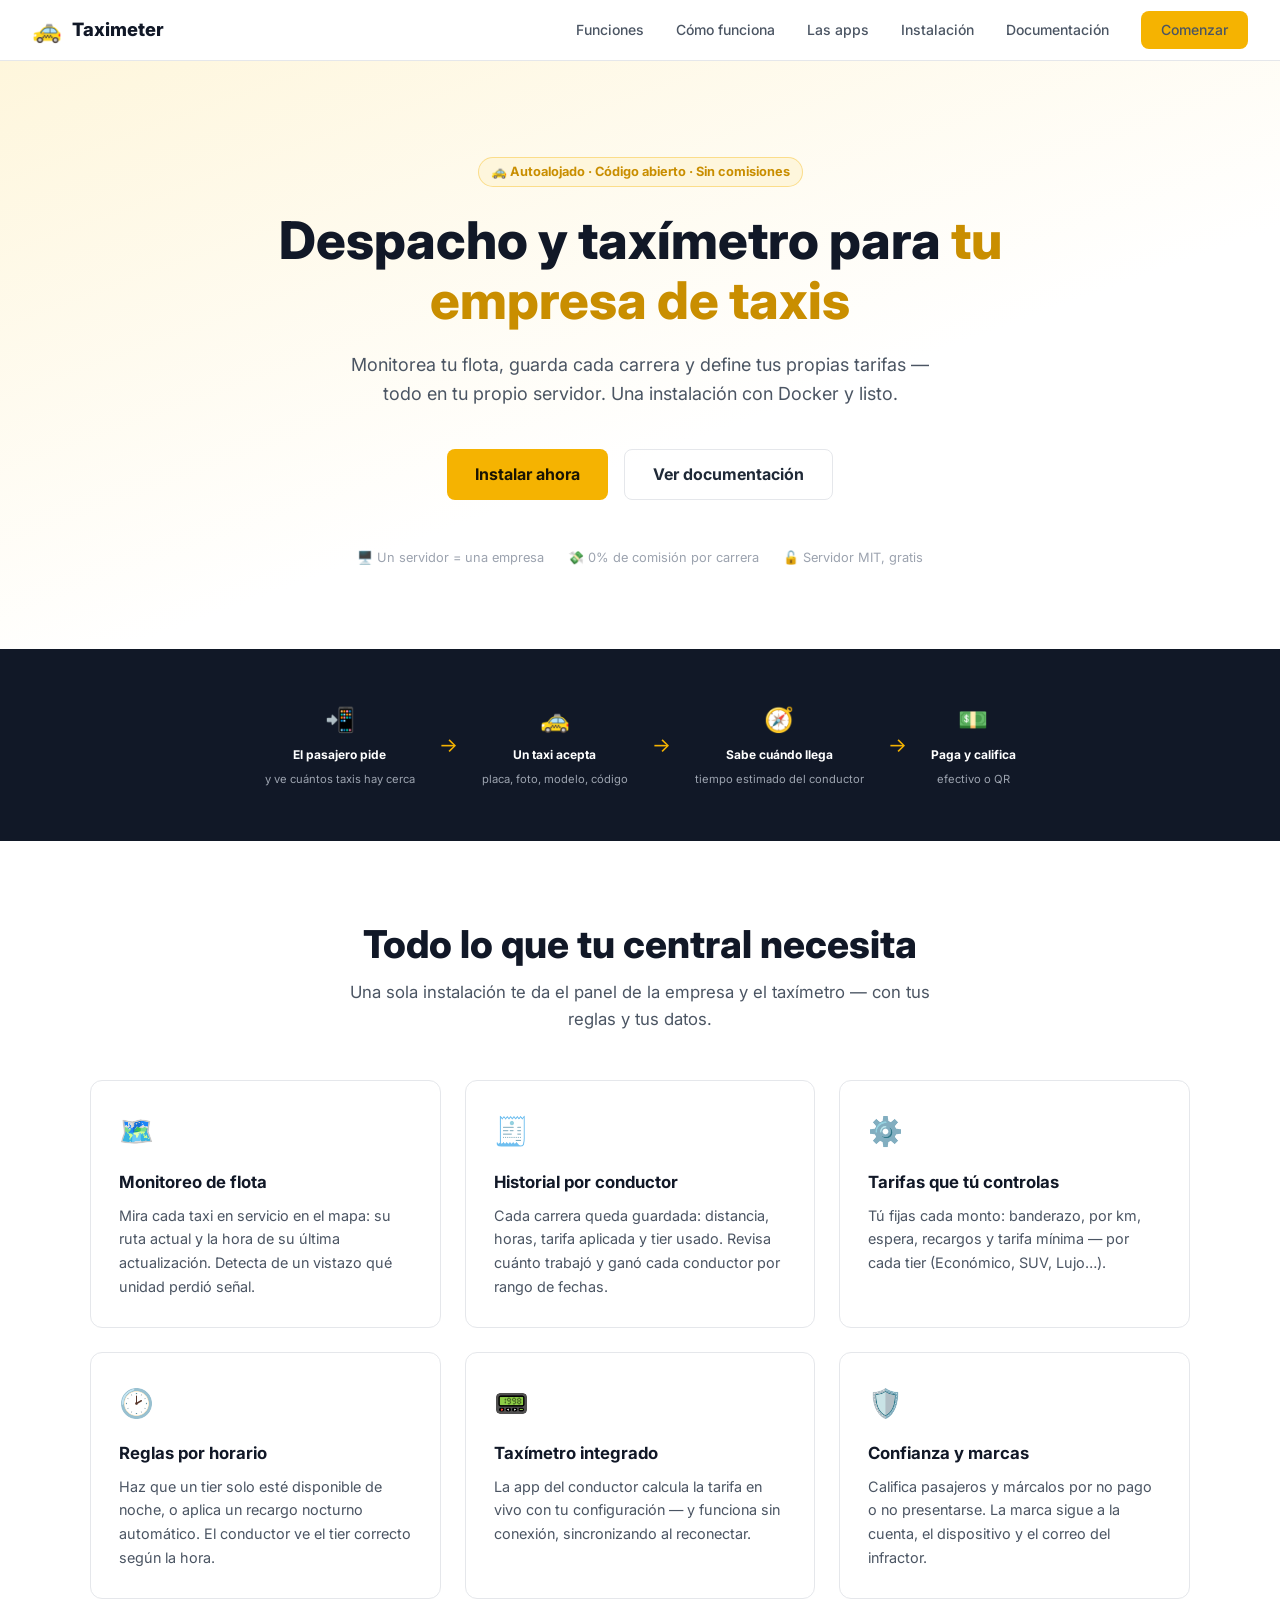
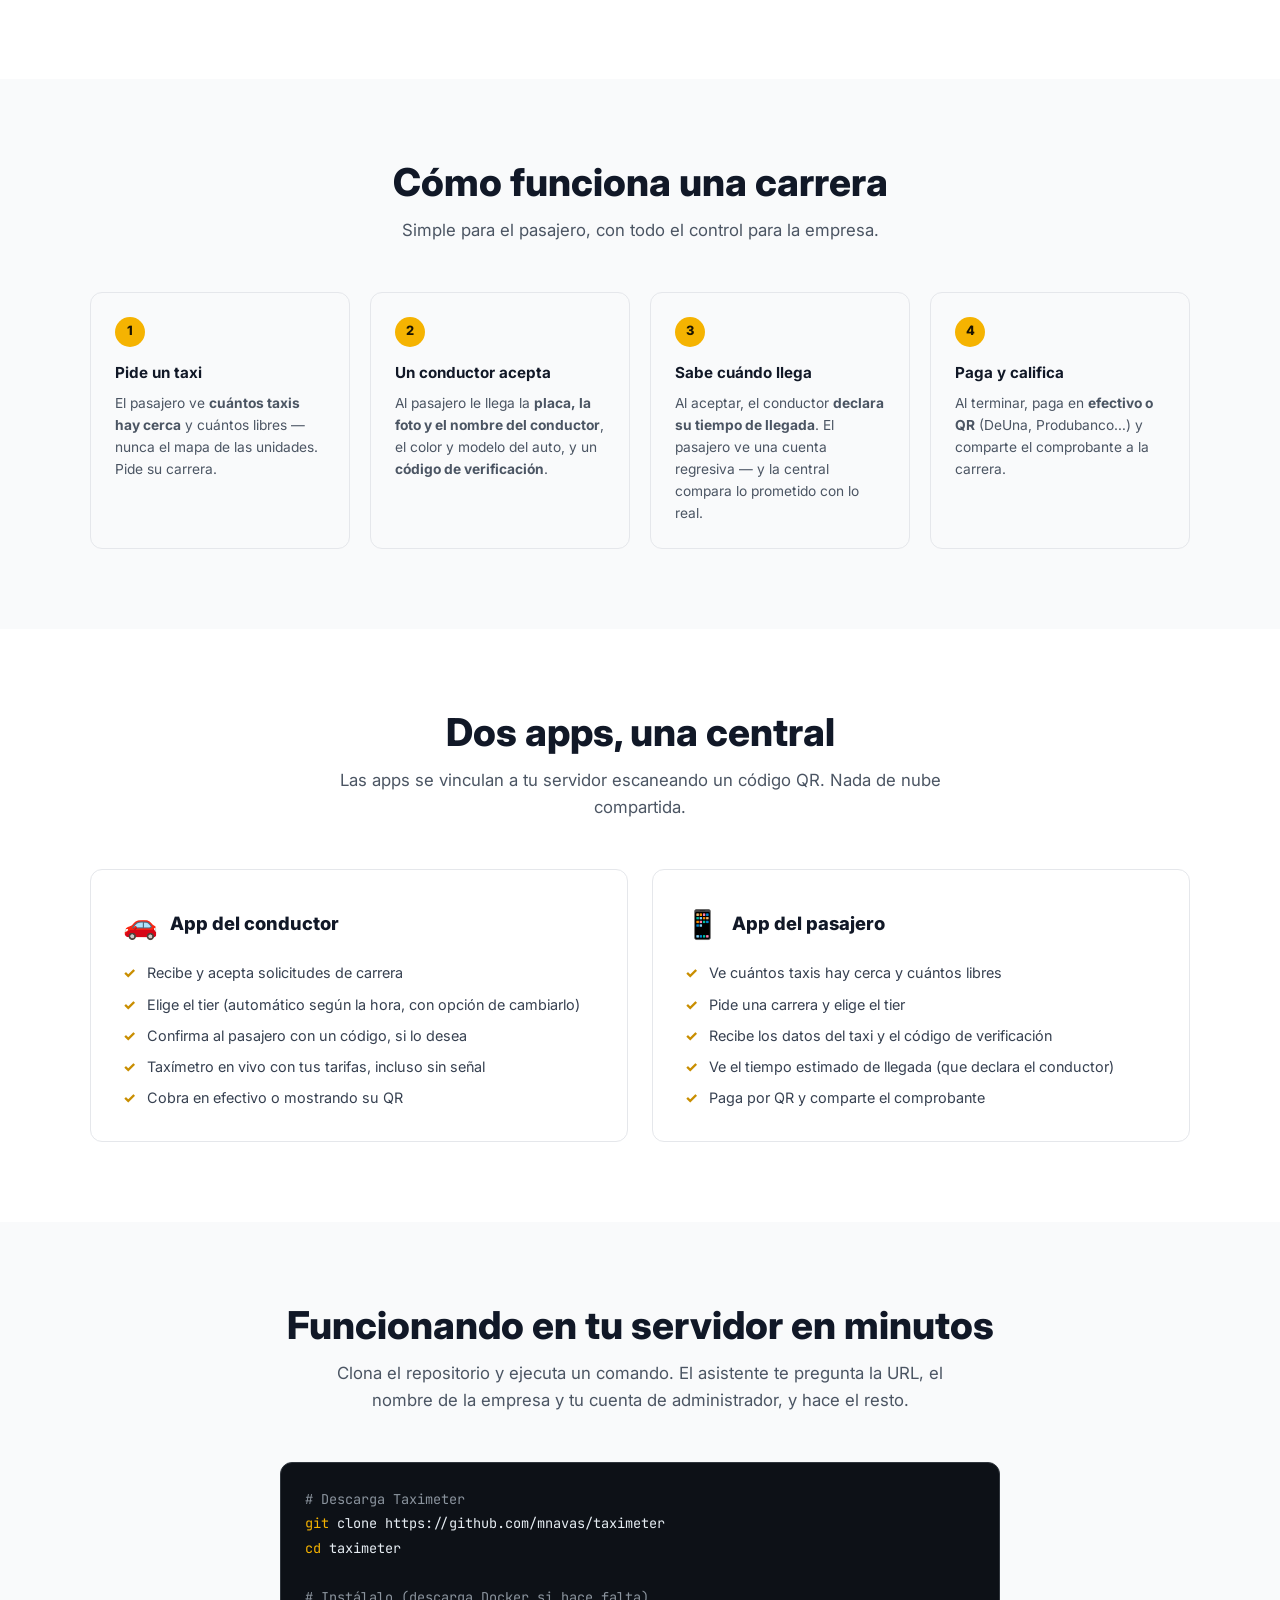
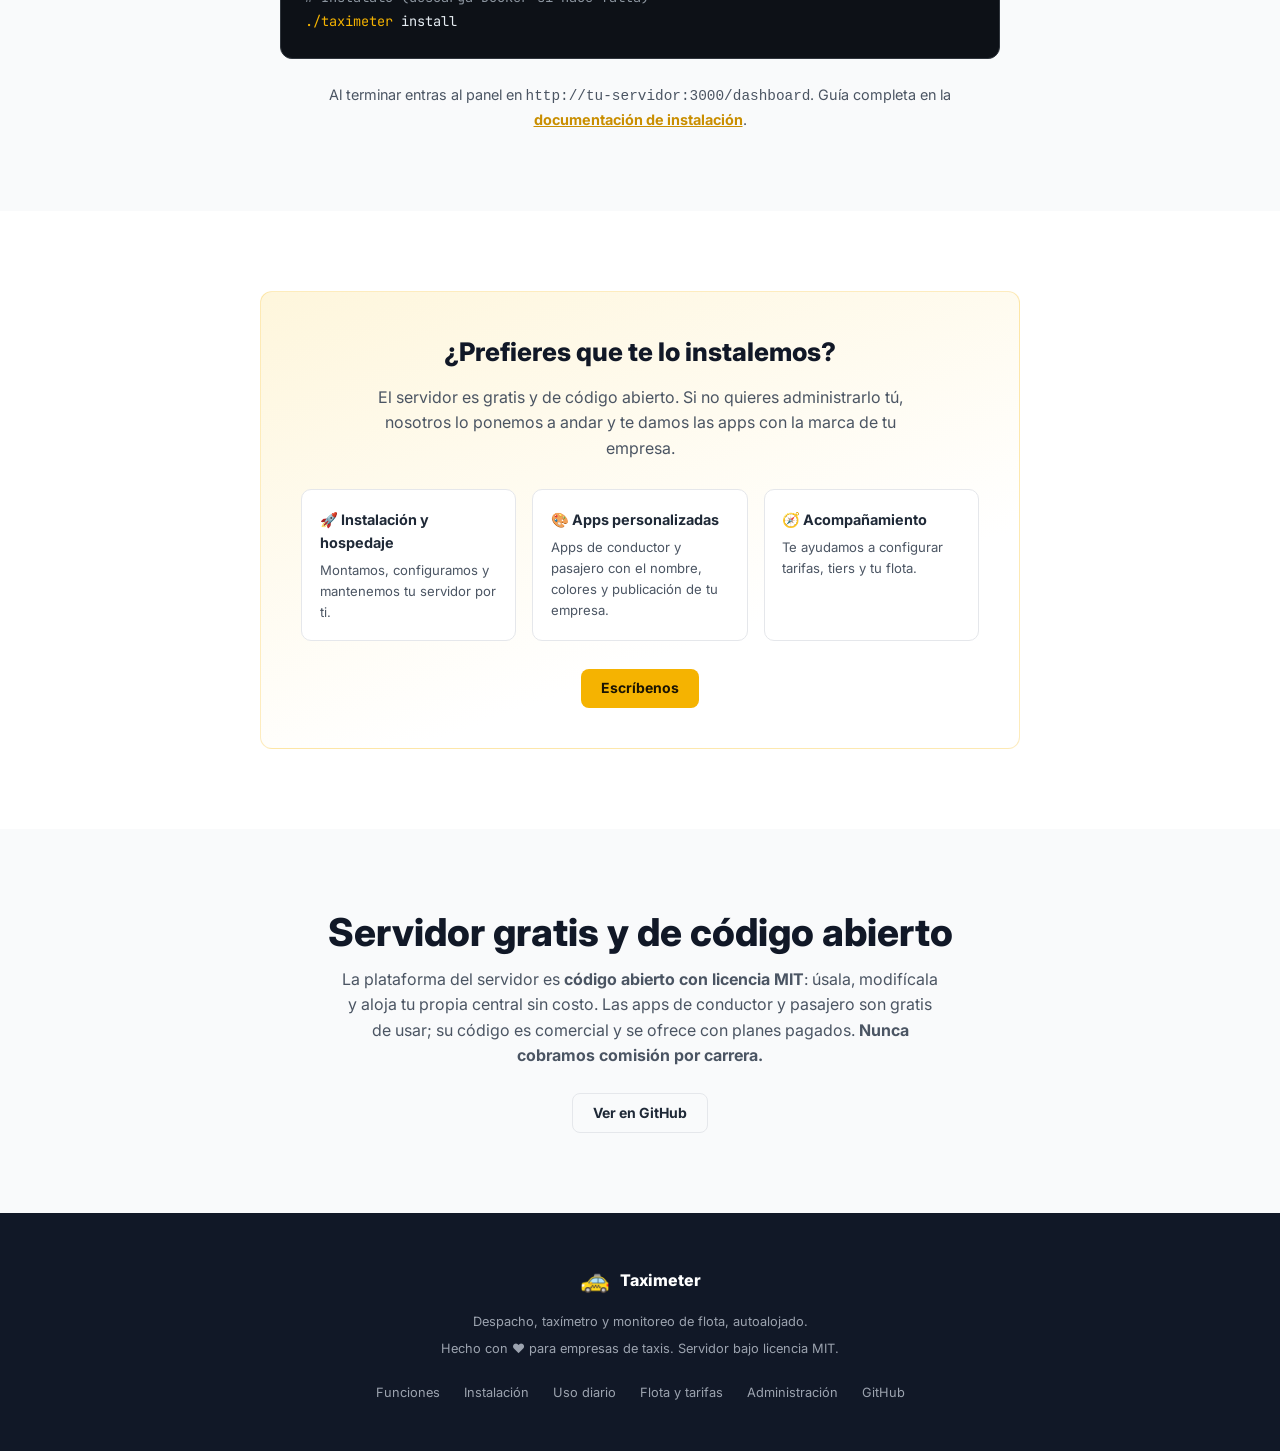
<file: index.html>
<!DOCTYPE html>
<html lang="es">
<head>
  <meta charset="UTF-8" />
  <meta name="viewport" content="width=device-width, initial-scale=1.0" />
  <title>Taximeter — Despacho y taxímetro para tu empresa de taxis</title>
  <meta name="description" content="Plataforma autoalojada de despacho, taxímetro y monitoreo de flota para empresas de taxis. Tú defines las tarifas, monitoreas tus taxis en tiempo casi real y guardas cada carrera — en tu propio servidor, sin comisiones." />
  <link rel="preconnect" href="https://fonts.googleapis.com" />
  <link rel="preconnect" href="https://fonts.gstatic.com" crossorigin />
  <link href="https://fonts.googleapis.com/css2?family=Inter:wght@400;500;600;700;800&family=JetBrains+Mono:wght@400;500&display=swap" rel="stylesheet" />
  <style>
    *, *::before, *::after { box-sizing: border-box; margin: 0; padding: 0; }
    :root {
      --yellow:      #F5B301;
      --yellow-dark: #C98E00;
      --yellow-pale: #FEF6DC;
      --ink:         #1A1403;
      --gray-50:  #F9FAFB; --gray-100: #F3F4F6; --gray-200: #E5E7EB;
      --gray-300: #D1D5DB; --gray-400: #9CA3AF; --gray-600: #4B5563;
      --gray-700: #374151; --gray-800: #1F2937; --gray-900: #111827;
      --white: #FFFFFF; --radius: 12px;
    }
    html { scroll-behavior: smooth; }
    body { font-family: 'Inter', sans-serif; color: var(--gray-800); background: var(--white); line-height: 1.6; }

    /* NAV */
    nav { position: sticky; top: 0; z-index: 100; background: rgba(255,255,255,0.95); backdrop-filter: blur(8px); border-bottom: 1px solid var(--gray-200); }
    .nav-inner { padding: 0 2rem; height: 60px; display: flex; align-items: center; justify-content: space-between; }
    .nav-brand { display: flex; align-items: center; gap: 10px; text-decoration: none; flex-shrink: 0; }
    .nav-brand .brand-icon { font-size: 1.5rem; line-height: 1; }
    .nav-brand span { font-size: 1.15rem; font-weight: 800; color: var(--gray-900); }
    .nav-links { display: flex; align-items: center; gap: 2rem; }
    .nav-links a { text-decoration: none; font-size: 0.875rem; font-weight: 500; color: var(--gray-600); transition: color 0.15s; }
    .nav-links a:hover { color: var(--gray-900); }
    .nav-hamburger { display: none; background: none; border: none; cursor: pointer; padding: 6px; color: var(--gray-800); flex-direction: column; gap: 5px; align-items: center; justify-content: center; }
    .nav-hamburger span { display: block; width: 22px; height: 2px; background: currentColor; border-radius: 2px; transition: transform 0.2s, opacity 0.2s; }
    .nav-hamburger.open span:nth-child(1) { transform: translateY(7px) rotate(45deg); }
    .nav-hamburger.open span:nth-child(2) { opacity: 0; }
    .nav-hamburger.open span:nth-child(3) { transform: translateY(-7px) rotate(-45deg); }
    .nav-mobile { display: none; flex-direction: column; background: var(--white); border-top: 1px solid var(--gray-200); padding: 1rem 1.5rem 1.25rem; }
    .nav-mobile.open { display: flex; }
    .nav-mobile a { text-decoration: none; font-size: 0.95rem; font-weight: 500; color: var(--gray-700); padding: 0.7rem 0; border-bottom: 1px solid var(--gray-100); }
    .nav-mobile a:last-of-type { border-bottom: none; }
    .nav-mobile .btn { margin-top: 0.75rem; justify-content: center; width: 100%; }

    .btn { display: inline-flex; align-items: center; gap: 6px; padding: 0.5rem 1.25rem; border-radius: 8px; font-size: 0.875rem; font-weight: 700; text-decoration: none; transition: all 0.15s; border: none; cursor: pointer; }
    .btn-primary { background: var(--yellow); color: var(--ink); }
    .btn-primary:hover { background: var(--yellow-dark); }
    .btn-outline { background: transparent; color: var(--gray-800); border: 1.5px solid var(--gray-200); }
    .btn-outline:hover { border-color: var(--yellow-dark); color: var(--yellow-dark); }

    /* HERO */
    .hero { background: linear-gradient(160deg, var(--yellow-pale) 0%, var(--white) 60%); padding: 6rem 2rem 5rem; text-align: center; }
    .hero-badge { display: inline-flex; align-items: center; gap: 6px; background: var(--yellow-pale); border: 1px solid #F5B30160; color: var(--yellow-dark); font-size: 0.8rem; font-weight: 700; padding: 4px 12px; border-radius: 999px; margin-bottom: 1.5rem; }
    .hero h1 { font-size: clamp(2rem, 5vw, 3.25rem); font-weight: 800; line-height: 1.15; color: var(--gray-900); max-width: 760px; margin: 0 auto 1.25rem; }
    .hero h1 .highlight { color: var(--yellow-dark); }
    .hero p { font-size: 1.125rem; color: var(--gray-600); max-width: 600px; margin: 0 auto 2.5rem; }
    .hero-actions { display: flex; gap: 1rem; justify-content: center; flex-wrap: wrap; }
    .hero-actions .btn { padding: 0.75rem 1.75rem; font-size: 1rem; }
    .hero-meta { margin-top: 3rem; font-size: 0.8rem; color: var(--gray-400); display: flex; justify-content: center; gap: 1.5rem; flex-wrap: wrap; }
    .hero-meta span { display: flex; align-items: center; gap: 4px; }

    /* FLOW STRIP */
    .flow-strip { background: var(--gray-900); padding: 2.5rem 2rem; }
    .flow-inner { max-width: 920px; margin: 0 auto; display: flex; align-items: center; justify-content: center; flex-wrap: wrap; }
    .flow-step { display: flex; flex-direction: column; align-items: center; gap: 0.5rem; text-align: center; padding: 0.75rem 1.25rem; }
    .flow-step .flow-icon { font-size: 1.5rem; }
    .flow-step .flow-label { font-size: 0.75rem; font-weight: 700; color: #fff; line-height: 1.3; }
    .flow-step .flow-sub { font-size: 0.7rem; color: var(--gray-400); }
    .flow-arrow { color: var(--yellow); font-size: 1.25rem; padding: 0 0.25rem; }

    /* SECTIONS */
    .section { padding: 5rem 2rem; }
    .section-inner { max-width: 1100px; margin: 0 auto; }
    .section-title { font-size: clamp(1.6rem, 3.5vw, 2.4rem); font-weight: 800; color: var(--gray-900); text-align: center; line-height: 1.2; margin-bottom: 0.75rem; }
    .section-sub { font-size: 1.05rem; color: var(--gray-600); text-align: center; max-width: 620px; margin: 0 auto 3rem; }

    .features-grid { display: grid; grid-template-columns: repeat(auto-fit, minmax(280px, 1fr)); gap: 1.5rem; }
    .feature-card { background: var(--white); border: 1px solid var(--gray-200); border-radius: var(--radius); padding: 1.75rem; }
    .feature-card .fc-icon { font-size: 1.75rem; margin-bottom: 0.9rem; display: inline-block; }
    .feature-card h3 { font-size: 1.05rem; font-weight: 700; color: var(--gray-900); margin-bottom: 0.5rem; }
    .feature-card p { font-size: 0.9rem; color: var(--gray-600); line-height: 1.65; }

    /* STEPS (how it works) */
    .steps-row { display: grid; grid-template-columns: repeat(auto-fit, minmax(200px, 1fr)); gap: 1.25rem; }
    .step-box { background: var(--gray-50); border: 1px solid var(--gray-200); border-radius: var(--radius); padding: 1.5rem; }
    .step-box .sb-num { width: 30px; height: 30px; border-radius: 50%; background: var(--yellow); color: var(--ink); font-weight: 800; font-size: 0.8rem; display: flex; align-items: center; justify-content: center; margin-bottom: 0.9rem; }
    .step-box h3 { font-size: 0.95rem; font-weight: 700; color: var(--gray-900); margin-bottom: 0.4rem; }
    .step-box p { font-size: 0.86rem; color: var(--gray-600); line-height: 1.6; }

    /* TWO APPS */
    .apps-grid { display: grid; grid-template-columns: repeat(auto-fit, minmax(300px, 1fr)); gap: 1.5rem; }
    .app-card { border: 1px solid var(--gray-200); border-radius: var(--radius); padding: 2rem; background: var(--white); }
    .app-card .ac-head { display: flex; align-items: center; gap: 0.75rem; margin-bottom: 1rem; }
    .app-card .ac-icon { font-size: 1.75rem; }
    .app-card h3 { font-size: 1.15rem; font-weight: 800; color: var(--gray-900); }
    .app-card ul { list-style: none; display: grid; gap: 0.6rem; }
    .app-card li { font-size: 0.9rem; color: var(--gray-700); padding-left: 1.5rem; position: relative; line-height: 1.5; }
    .app-card li::before { content: "✓"; position: absolute; left: 0; color: var(--yellow-dark); font-weight: 800; }

    /* DEPLOY */
    .deploy-card { max-width: 720px; margin: 0 auto; }
    .code-wrap { background: #0D1117; border: 1px solid #30363D; border-radius: var(--radius); padding: 1.5rem; overflow-x: auto; }
    .code-wrap pre { font-family: 'JetBrains Mono', monospace; font-size: 0.85rem; line-height: 1.8; color: #E6EDF3; white-space: pre; }
    .cm { color: #8B949E; } .kw { color: var(--yellow); } .st { color: #A5D6FF; }
    .deploy-note { text-align: center; font-size: 0.9rem; color: var(--gray-600); margin-top: 1.5rem; }

    /* SERVICES / SUPPORT */
    .services-card { max-width: 760px; margin: 0 auto; background: linear-gradient(160deg, var(--yellow-pale) 0%, var(--white) 70%); border: 1px solid #F5B30140; border-radius: var(--radius); padding: 2.5rem; text-align: center; }
    .services-card h2 { font-size: 1.6rem; font-weight: 800; color: var(--gray-900); margin-bottom: 0.75rem; }
    .services-card p { font-size: 1rem; color: var(--gray-600); max-width: 560px; margin: 0 auto 1.5rem; }
    .services-list { display: grid; grid-template-columns: repeat(auto-fit, minmax(200px,1fr)); gap: 1rem; margin: 1.75rem 0; text-align: left; }
    .svc { background: var(--white); border: 1px solid var(--gray-200); border-radius: 10px; padding: 1.1rem; }
    .svc h4 { font-size: 0.9rem; font-weight: 700; margin-bottom: 0.35rem; }
    .svc p { font-size: 0.82rem; color: var(--gray-600); margin: 0; }

    /* OPEN SOURCE */
    .os-inner { max-width: 720px; margin: 0 auto; text-align: center; }
    .os-inner p { font-size: 1rem; color: var(--gray-600); max-width: 600px; margin: 0 auto 1.5rem; }

    footer { background: var(--gray-900); padding: 3rem 2rem; text-align: center; }
    footer .footer-brand { display: flex; align-items: center; gap: 10px; justify-content: center; margin-bottom: 0.75rem; }
    footer .footer-brand .brand-icon { font-size: 1.5rem; }
    footer .footer-brand span { font-size: 1rem; font-weight: 800; color: #fff; }
    footer p { font-size: 0.8rem; color: var(--gray-400); margin-top: 0.4rem; }
    footer .footer-nav { margin-top: 1.5rem; display: flex; gap: 1.5rem; justify-content: center; flex-wrap: wrap; }
    footer .footer-nav a { font-size: 0.8rem; color: var(--gray-400); text-decoration: none; }
    footer .footer-nav a:hover { color: #fff; }

    @media (max-width: 768px) {
      .nav-inner { padding: 0 1.25rem; } .nav-links { display: none; } .nav-hamburger { display: flex; }
      .section { padding: 3.5rem 1.25rem; } .hero { padding: 4rem 1.25rem 3rem; }
      .flow-arrow { transform: rotate(90deg); }
    }
  </style>
</head>
<body>

<nav>
  <div class="nav-inner">
    <a href="index.html" class="nav-brand"><span class="brand-icon">🚕</span><span>Taximeter</span></a>
    <div class="nav-links">
      <a href="#features">Funciones</a>
      <a href="#how">Cómo funciona</a>
      <a href="#apps">Las apps</a>
      <a href="#install">Instalación</a>
      <a href="pages/install.html">Documentación</a>
      <a href="https://github.com/mnavas/taximeter" target="_blank" class="btn btn-primary">Comenzar</a>
    </div>
    <button class="nav-hamburger" id="nav-toggle" aria-label="Abrir menú" onclick="toggleNav()"><span></span><span></span><span></span></button>
  </div>
  <div class="nav-mobile" id="nav-mobile">
    <a href="#features">Funciones</a>
    <a href="#how">Cómo funciona</a>
    <a href="#apps">Las apps</a>
    <a href="#install">Instalación</a>
    <a href="pages/install.html">Documentación</a>
    <a href="https://github.com/mnavas/taximeter" target="_blank" class="btn btn-primary">Comenzar</a>
  </div>
</nav>

<!-- HERO -->
<section class="hero">
  <div class="hero-badge">🚕 Autoalojado · Código abierto · Sin comisiones</div>
  <h1>Despacho y taxímetro para <span class="highlight">tu empresa de taxis</span></h1>
  <p>Monitorea tu flota, guarda cada carrera y define tus propias tarifas — todo en tu propio servidor. Una instalación con Docker y listo.</p>
  <div class="hero-actions">
    <a href="#install" class="btn btn-primary">Instalar ahora</a>
    <a href="pages/install.html" class="btn btn-outline">Ver documentación</a>
  </div>
  <div class="hero-meta">
    <span>🖥️ Un servidor = una empresa</span>
    <span>💸 0% de comisión por carrera</span>
    <span>🔓 Servidor MIT, gratis</span>
  </div>
</section>

<!-- FLOW STRIP -->
<section class="flow-strip">
  <div class="flow-inner">
    <div class="flow-step"><div class="flow-icon">📲</div><div class="flow-label">El pasajero pide</div><div class="flow-sub">y ve cuántos taxis hay cerca</div></div>
    <div class="flow-arrow">→</div>
    <div class="flow-step"><div class="flow-icon">🚕</div><div class="flow-label">Un taxi acepta</div><div class="flow-sub">placa, foto, modelo, código</div></div>
    <div class="flow-arrow">→</div>
    <div class="flow-step"><div class="flow-icon">🧭</div><div class="flow-label">Sabe cuándo llega</div><div class="flow-sub">tiempo estimado del conductor</div></div>
    <div class="flow-arrow">→</div>
    <div class="flow-step"><div class="flow-icon">💵</div><div class="flow-label">Paga y califica</div><div class="flow-sub">efectivo o QR</div></div>
  </div>
</section>

<!-- FEATURES -->
<section class="section" id="features">
  <div class="section-inner">
    <h2 class="section-title">Todo lo que tu central necesita</h2>
    <p class="section-sub">Una sola instalación te da el panel de la empresa y el taxímetro — con tus reglas y tus datos.</p>
    <div class="features-grid">
      <div class="feature-card"><span class="fc-icon">🗺️</span><h3>Monitoreo de flota</h3><p>Mira cada taxi en servicio en el mapa: su ruta actual y la hora de su última actualización. Detecta de un vistazo qué unidad perdió señal.</p></div>
      <div class="feature-card"><span class="fc-icon">🧾</span><h3>Historial por conductor</h3><p>Cada carrera queda guardada: distancia, horas, tarifa aplicada y tier usado. Revisa cuánto trabajó y ganó cada conductor por rango de fechas.</p></div>
      <div class="feature-card"><span class="fc-icon">⚙️</span><h3>Tarifas que tú controlas</h3><p>Tú fijas cada monto: banderazo, por km, espera, recargos y tarifa mínima — por cada tier (Económico, SUV, Lujo…).</p></div>
      <div class="feature-card"><span class="fc-icon">🕑</span><h3>Reglas por horario</h3><p>Haz que un tier solo esté disponible de noche, o aplica un recargo nocturno automático. El conductor ve el tier correcto según la hora.</p></div>
      <div class="feature-card"><span class="fc-icon">📟</span><h3>Taxímetro integrado</h3><p>La app del conductor calcula la tarifa en vivo con tu configuración — y funciona sin conexión, sincronizando al reconectar.</p></div>
      <div class="feature-card"><span class="fc-icon">🛡️</span><h3>Confianza y marcas</h3><p>Califica pasajeros y márcalos por no pago o no presentarse. La marca sigue a la cuenta, el dispositivo y el correo del infractor.</p></div>
    </div>
  </div>
</section>

<!-- HOW IT WORKS -->
<section class="section" id="how" style="background:var(--gray-50);">
  <div class="section-inner">
    <h2 class="section-title">Cómo funciona una carrera</h2>
    <p class="section-sub">Simple para el pasajero, con todo el control para la empresa.</p>
    <div class="steps-row">
      <div class="step-box"><div class="sb-num">1</div><h3>Pide un taxi</h3><p>El pasajero ve <strong>cuántos taxis hay cerca</strong> y cuántos libres — nunca el mapa de las unidades. Pide su carrera.</p></div>
      <div class="step-box"><div class="sb-num">2</div><h3>Un conductor acepta</h3><p>Al pasajero le llega la <strong>placa, la foto y el nombre del conductor</strong>, el color y modelo del auto, y un <strong>código de verificación</strong>.</p></div>
      <div class="step-box"><div class="sb-num">3</div><h3>Sabe cuándo llega</h3><p>Al aceptar, el conductor <strong>declara su tiempo de llegada</strong>. El pasajero ve una cuenta regresiva — y la central compara lo prometido con lo real.</p></div>
      <div class="step-box"><div class="sb-num">4</div><h3>Paga y califica</h3><p>Al terminar, paga en <strong>efectivo o QR</strong> (DeUna, Produbanco…) y comparte el comprobante a la carrera.</p></div>
    </div>
  </div>
</section>

<!-- TWO APPS -->
<section class="section" id="apps">
  <div class="section-inner">
    <h2 class="section-title">Dos apps, una central</h2>
    <p class="section-sub">Las apps se vinculan a tu servidor escaneando un código QR. Nada de nube compartida.</p>
    <div class="apps-grid">
      <div class="app-card">
        <div class="ac-head"><span class="ac-icon">🚗</span><h3>App del conductor</h3></div>
        <ul>
          <li>Recibe y acepta solicitudes de carrera</li>
          <li>Elige el tier (automático según la hora, con opción de cambiarlo)</li>
          <li>Confirma al pasajero con un código, si lo desea</li>
          <li>Taxímetro en vivo con tus tarifas, incluso sin señal</li>
          <li>Cobra en efectivo o mostrando su QR</li>
        </ul>
      </div>
      <div class="app-card">
        <div class="ac-head"><span class="ac-icon">📱</span><h3>App del pasajero</h3></div>
        <ul>
          <li>Ve cuántos taxis hay cerca y cuántos libres</li>
          <li>Pide una carrera y elige el tier</li>
          <li>Recibe los datos del taxi y el código de verificación</li>
          <li>Ve el tiempo estimado de llegada (que declara el conductor)</li>
          <li>Paga por QR y comparte el comprobante</li>
        </ul>
      </div>
    </div>
  </div>
</section>

<!-- INSTALL -->
<section class="section" id="install" style="background:var(--gray-50);">
  <div class="section-inner deploy-card">
    <h2 class="section-title">Funcionando en tu servidor en minutos</h2>
    <p class="section-sub">Clona el repositorio y ejecuta un comando. El asistente te pregunta la URL, el nombre de la empresa y tu cuenta de administrador, y hace el resto.</p>
    <div class="code-wrap"><pre><span class="cm"># Descarga Taximeter</span>
<span class="kw">git</span> clone https://github.com/mnavas/taximeter
<span class="kw">cd</span> taximeter

<span class="cm"># Instálalo (descarga Docker si hace falta)</span>
<span class="kw">./taximeter</span> install</pre></div>
    <p class="deploy-note">Al terminar entras al panel en <code>http://tu-servidor:3000/dashboard</code>. Guía completa en la <a href="pages/install.html" style="color:var(--yellow-dark);font-weight:700;">documentación de instalación</a>.</p>
  </div>
</section>

<!-- SERVICES -->
<section class="section" id="services">
  <div class="section-inner">
    <div class="services-card">
      <h2>¿Prefieres que te lo instalemos?</h2>
      <p>El servidor es gratis y de código abierto. Si no quieres administrarlo tú, nosotros lo ponemos a andar y te damos las apps con la marca de tu empresa.</p>
      <div class="services-list">
        <div class="svc"><h4>🚀 Instalación y hospedaje</h4><p>Montamos, configuramos y mantenemos tu servidor por ti.</p></div>
        <div class="svc"><h4>🎨 Apps personalizadas</h4><p>Apps de conductor y pasajero con el nombre, colores y publicación de tu empresa.</p></div>
        <div class="svc"><h4>🧭 Acompañamiento</h4><p>Te ayudamos a configurar tarifas, tiers y tu flota.</p></div>
      </div>
      <a href="https://github.com/mnavas/taximeter" target="_blank" class="btn btn-primary">Escríbenos</a>
    </div>
  </div>
</section>

<!-- OPEN SOURCE -->
<section class="section" id="opensource" style="background:var(--gray-50);">
  <div class="section-inner os-inner">
    <h2 class="section-title">Servidor gratis y de código abierto</h2>
    <p>La plataforma del servidor es <strong>código abierto con licencia MIT</strong>: úsala, modifícala y aloja tu propia central sin costo. Las apps de conductor y pasajero son gratis de usar; su código es comercial y se ofrece con planes pagados. <strong>Nunca cobramos comisión por carrera.</strong></p>
    <a href="https://github.com/mnavas/taximeter" target="_blank" class="btn btn-outline">Ver en GitHub</a>
  </div>
</section>

<footer>
  <div class="footer-brand"><span class="brand-icon">🚕</span><span>Taximeter</span></div>
  <p>Despacho, taxímetro y monitoreo de flota, autoalojado.</p>
  <p>Hecho con ❤ para empresas de taxis. Servidor bajo licencia MIT.</p>
  <div class="footer-nav">
    <a href="#features">Funciones</a>
    <a href="pages/install.html">Instalación</a>
    <a href="pages/daily-use.html">Uso diario</a>
    <a href="pages/fleet-fares.html">Flota y tarifas</a>
    <a href="pages/admin.html">Administración</a>
    <a href="https://github.com/mnavas/taximeter" target="_blank">GitHub</a>
  </div>
</footer>

<script>
  function toggleNav() {
    document.getElementById('nav-mobile').classList.toggle('open');
    document.getElementById('nav-toggle').classList.toggle('open');
  }
  document.querySelectorAll('.nav-mobile a').forEach(function (a) {
    a.addEventListener('click', function () {
      document.getElementById('nav-mobile').classList.remove('open');
      document.getElementById('nav-toggle').classList.remove('open');
    });
  });
</script>

</body>
</html>
</file>
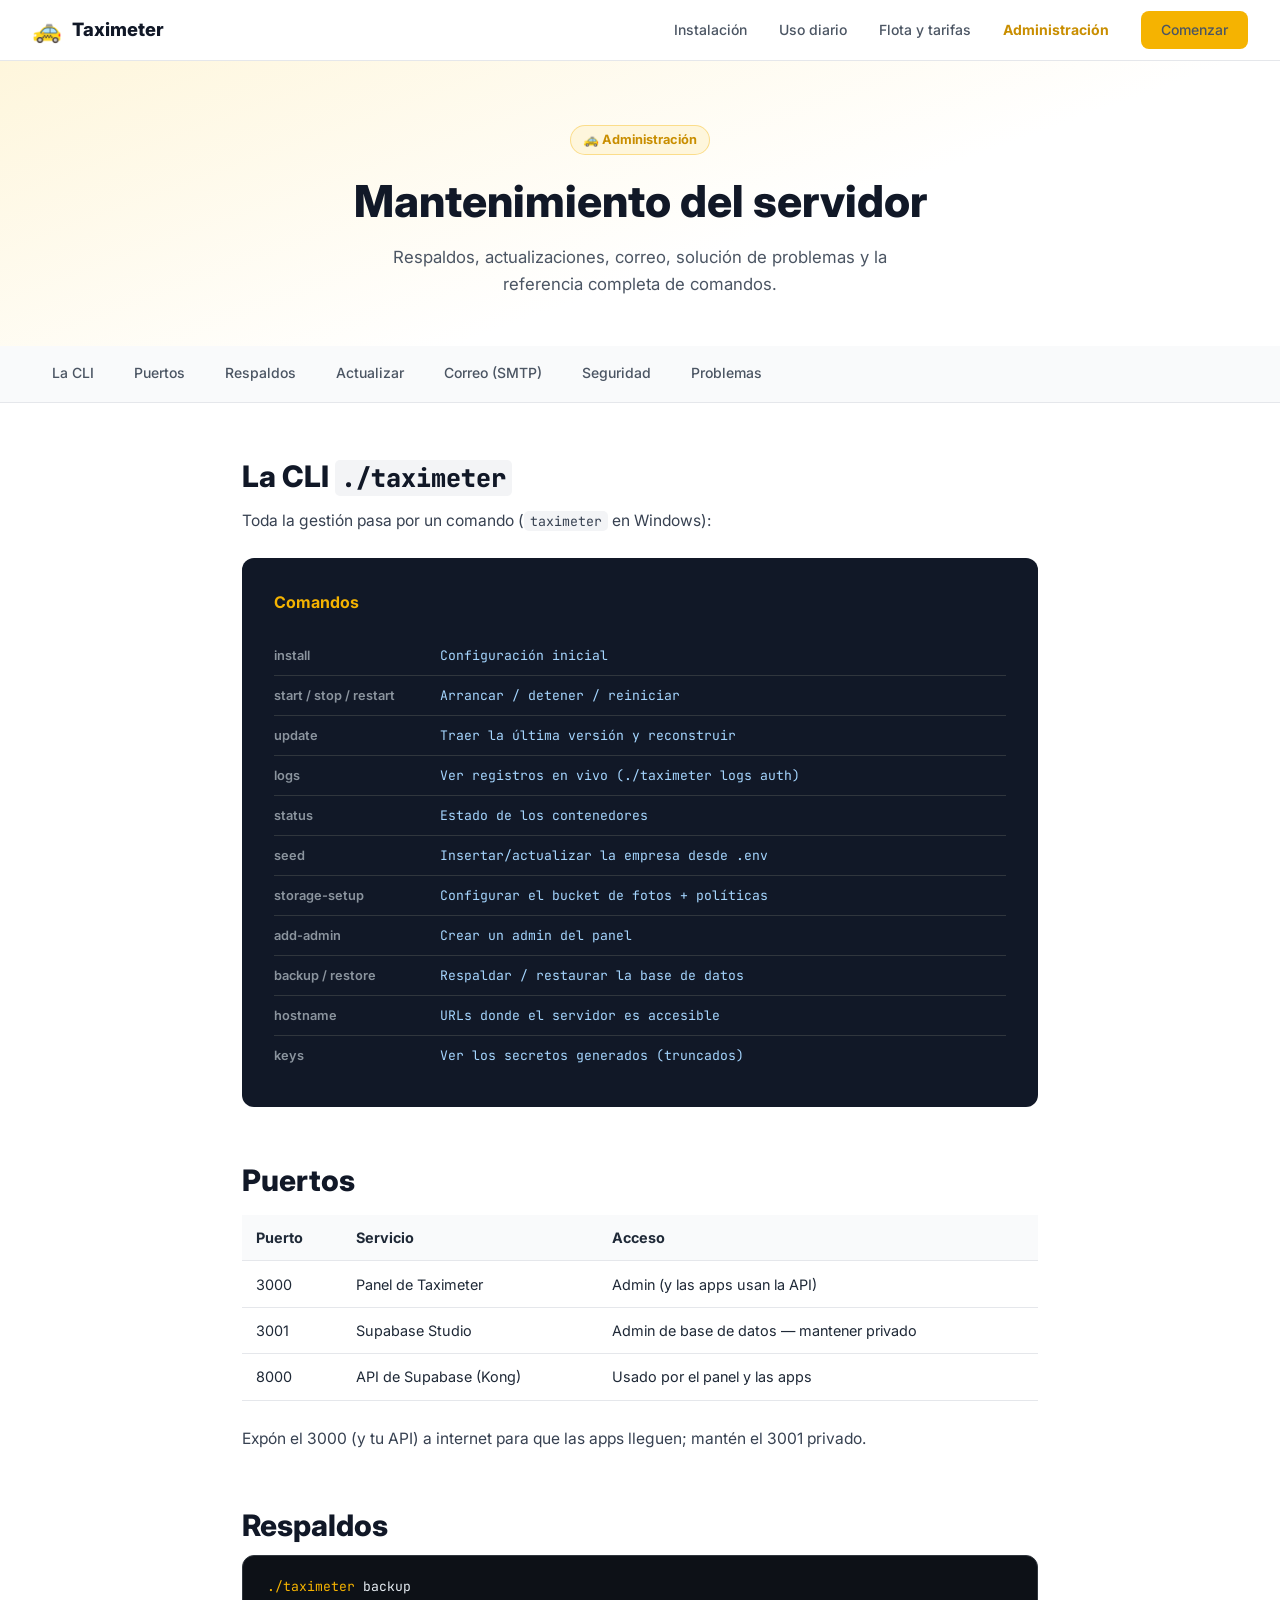
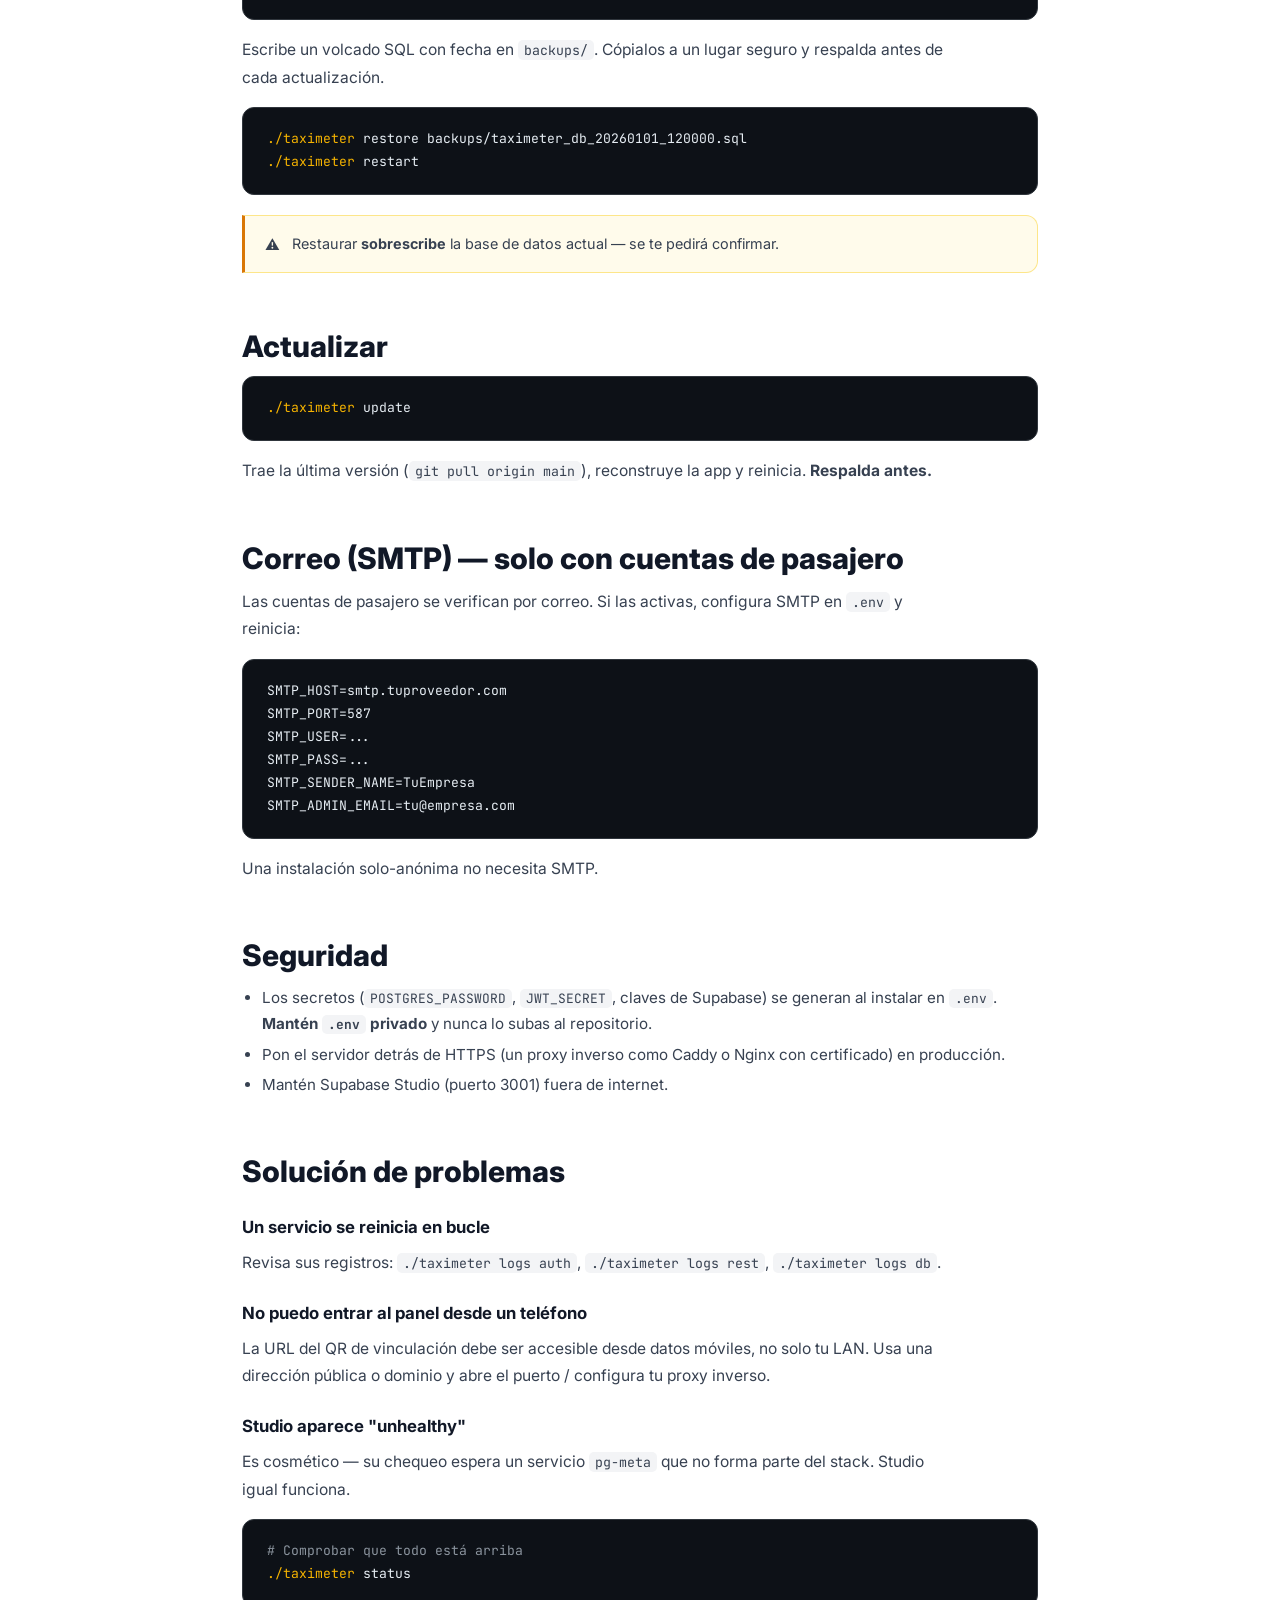
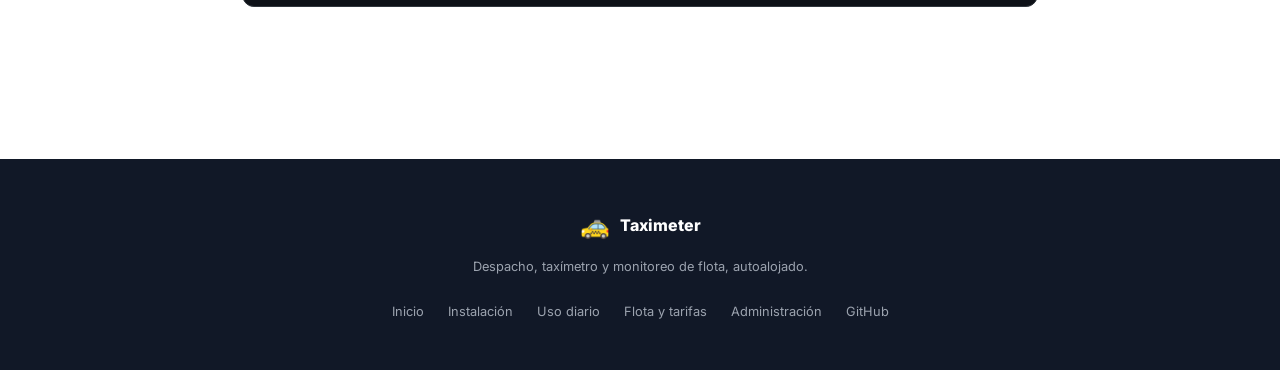
<file: pages/admin.html>
<!DOCTYPE html>
<html lang="es">
<head>
  <meta charset="UTF-8" />
  <meta name="viewport" content="width=device-width, initial-scale=1.0" />
  <title>Administración — Taximeter</title>
  <meta name="description" content="Respaldos, actualizaciones, correo (SMTP), solución de problemas y referencia de la CLI de Taximeter." />
  <link rel="preconnect" href="https://fonts.googleapis.com" />
  <link rel="preconnect" href="https://fonts.gstatic.com" crossorigin />
  <link href="https://fonts.googleapis.com/css2?family=Inter:wght@400;500;600;700;800&family=JetBrains+Mono:wght@400;500&display=swap" rel="stylesheet" />
  <link rel="stylesheet" href="../assets/docs.css" />
</head>
<body>

<nav>
  <div class="nav-inner">
    <a href="../index.html" class="nav-brand"><span class="brand-icon">🚕</span><span>Taximeter</span></a>
    <div class="nav-links">
      <a href="install.html">Instalación</a>
      <a href="daily-use.html">Uso diario</a>
      <a href="fleet-fares.html">Flota y tarifas</a>
      <a href="admin.html" class="active">Administración</a>
      <a href="https://github.com/mnavas/taximeter" target="_blank" class="btn btn-primary">Comenzar</a>
    </div>
    <button class="nav-hamburger" id="nav-toggle" aria-label="Abrir menú" onclick="toggleNav()"><span></span><span></span><span></span></button>
  </div>
  <div class="nav-mobile" id="nav-mobile">
    <a href="install.html">Instalación</a>
    <a href="daily-use.html">Uso diario</a>
    <a href="fleet-fares.html">Flota y tarifas</a>
    <a href="admin.html" class="active">Administración</a>
    <a href="https://github.com/mnavas/taximeter" target="_blank" class="btn btn-primary">Comenzar</a>
  </div>
</nav>

<div class="page-header">
  <div class="badge">🚕 Administración</div>
  <h1>Mantenimiento del servidor</h1>
  <p>Respaldos, actualizaciones, correo, solución de problemas y la referencia completa de comandos.</p>
</div>

<div class="toc-bar">
  <ul>
    <li><a href="#cli">La CLI</a></li>
    <li><a href="#puertos">Puertos</a></li>
    <li><a href="#respaldos">Respaldos</a></li>
    <li><a href="#actualizar">Actualizar</a></li>
    <li><a href="#smtp">Correo (SMTP)</a></li>
    <li><a href="#seguridad">Seguridad</a></li>
    <li><a href="#problemas">Problemas</a></li>
  </ul>
</div>

<div class="page-body">

  <section class="doc-section" id="cli">
    <h2>La CLI <code>./taximeter</code></h2>
    <p>Toda la gestión pasa por un comando (<code>taximeter</code> en Windows):</p>
    <div class="quick-ref">
      <h3>Comandos</h3>
      <div class="cmd-row"><span class="cmd-label">install</span><span class="cmd-code">Configuración inicial</span></div>
      <div class="cmd-row"><span class="cmd-label">start / stop / restart</span><span class="cmd-code">Arrancar / detener / reiniciar</span></div>
      <div class="cmd-row"><span class="cmd-label">update</span><span class="cmd-code">Traer la última versión y reconstruir</span></div>
      <div class="cmd-row"><span class="cmd-label">logs</span><span class="cmd-code">Ver registros en vivo (./taximeter logs auth)</span></div>
      <div class="cmd-row"><span class="cmd-label">status</span><span class="cmd-code">Estado de los contenedores</span></div>
      <div class="cmd-row"><span class="cmd-label">seed</span><span class="cmd-code">Insertar/actualizar la empresa desde .env</span></div>
      <div class="cmd-row"><span class="cmd-label">storage-setup</span><span class="cmd-code">Configurar el bucket de fotos + políticas</span></div>
      <div class="cmd-row"><span class="cmd-label">add-admin</span><span class="cmd-code">Crear un admin del panel</span></div>
      <div class="cmd-row"><span class="cmd-label">backup / restore</span><span class="cmd-code">Respaldar / restaurar la base de datos</span></div>
      <div class="cmd-row"><span class="cmd-label">hostname</span><span class="cmd-code">URLs donde el servidor es accesible</span></div>
      <div class="cmd-row"><span class="cmd-label">keys</span><span class="cmd-code">Ver los secretos generados (truncados)</span></div>
    </div>
  </section>

  <section class="doc-section" id="puertos">
    <h2>Puertos</h2>
    <table class="doc-table">
      <tr><th>Puerto</th><th>Servicio</th><th>Acceso</th></tr>
      <tr><td>3000</td><td>Panel de Taximeter</td><td>Admin (y las apps usan la API)</td></tr>
      <tr><td>3001</td><td>Supabase Studio</td><td>Admin de base de datos — mantener privado</td></tr>
      <tr><td>8000</td><td>API de Supabase (Kong)</td><td>Usado por el panel y las apps</td></tr>
    </table>
    <p>Expón el 3000 (y tu API) a internet para que las apps lleguen; mantén el 3001 privado.</p>
  </section>

  <section class="doc-section" id="respaldos">
    <h2>Respaldos</h2>
    <div class="code-wrap"><pre><span class="kw">./taximeter</span> backup</pre></div>
    <p>Escribe un volcado SQL con fecha en <code>backups/</code>. Cópialos a un lugar seguro y respalda antes de cada actualización.</p>
    <div class="code-wrap"><pre><span class="kw">./taximeter</span> restore backups/taximeter_db_20260101_120000.sql
<span class="kw">./taximeter</span> restart</pre></div>
    <div class="callout callout-warn"><span class="callout-icon">⚠️</span><div>Restaurar <strong>sobrescribe</strong> la base de datos actual — se te pedirá confirmar.</div></div>
  </section>

  <section class="doc-section" id="actualizar">
    <h2>Actualizar</h2>
    <div class="code-wrap"><pre><span class="kw">./taximeter</span> update</pre></div>
    <p>Trae la última versión (<code>git pull origin main</code>), reconstruye la app y reinicia. <strong>Respalda antes.</strong></p>
  </section>

  <section class="doc-section" id="smtp">
    <h2>Correo (SMTP) — solo con cuentas de pasajero</h2>
    <p>Las cuentas de pasajero se verifican por correo. Si las activas, configura SMTP en <code>.env</code> y reinicia:</p>
    <div class="code-wrap"><pre>SMTP_HOST=smtp.tuproveedor.com
SMTP_PORT=587
SMTP_USER=...
SMTP_PASS=...
SMTP_SENDER_NAME=TuEmpresa
SMTP_ADMIN_EMAIL=tu@empresa.com</pre></div>
    <p>Una instalación solo-anónima no necesita SMTP.</p>
  </section>

  <section class="doc-section" id="seguridad">
    <h2>Seguridad</h2>
    <ul>
      <li>Los secretos (<code>POSTGRES_PASSWORD</code>, <code>JWT_SECRET</code>, claves de Supabase) se generan al instalar en <code>.env</code>. <strong>Mantén <code>.env</code> privado</strong> y nunca lo subas al repositorio.</li>
      <li>Pon el servidor detrás de HTTPS (un proxy inverso como Caddy o Nginx con certificado) en producción.</li>
      <li>Mantén Supabase Studio (puerto 3001) fuera de internet.</li>
    </ul>
  </section>

  <section class="doc-section" id="problemas">
    <h2>Solución de problemas</h2>
    <h3>Un servicio se reinicia en bucle</h3>
    <p>Revisa sus registros: <code>./taximeter logs auth</code>, <code>./taximeter logs rest</code>, <code>./taximeter logs db</code>.</p>
    <h3>No puedo entrar al panel desde un teléfono</h3>
    <p>La URL del QR de vinculación debe ser accesible desde datos móviles, no solo tu LAN. Usa una dirección pública o dominio y abre el puerto / configura tu proxy inverso.</p>
    <h3>Studio aparece "unhealthy"</h3>
    <p>Es cosmético — su chequeo espera un servicio <code>pg-meta</code> que no forma parte del stack. Studio igual funciona.</p>
    <div class="code-wrap"><pre><span class="cm"># Comprobar que todo está arriba</span>
<span class="kw">./taximeter</span> status</pre></div>
  </section>

</div>

<footer>
  <div class="footer-brand"><span class="brand-icon">🚕</span><span>Taximeter</span></div>
  <p>Despacho, taxímetro y monitoreo de flota, autoalojado.</p>
  <div class="footer-nav">
    <a href="../index.html">Inicio</a>
    <a href="install.html">Instalación</a>
    <a href="daily-use.html">Uso diario</a>
    <a href="fleet-fares.html">Flota y tarifas</a>
    <a href="admin.html">Administración</a>
    <a href="https://github.com/mnavas/taximeter" target="_blank">GitHub</a>
  </div>
</footer>

<script>
  function toggleNav() {
    document.getElementById('nav-mobile').classList.toggle('open');
    document.getElementById('nav-toggle').classList.toggle('open');
  }
</script>

</body>
</html>
</file>
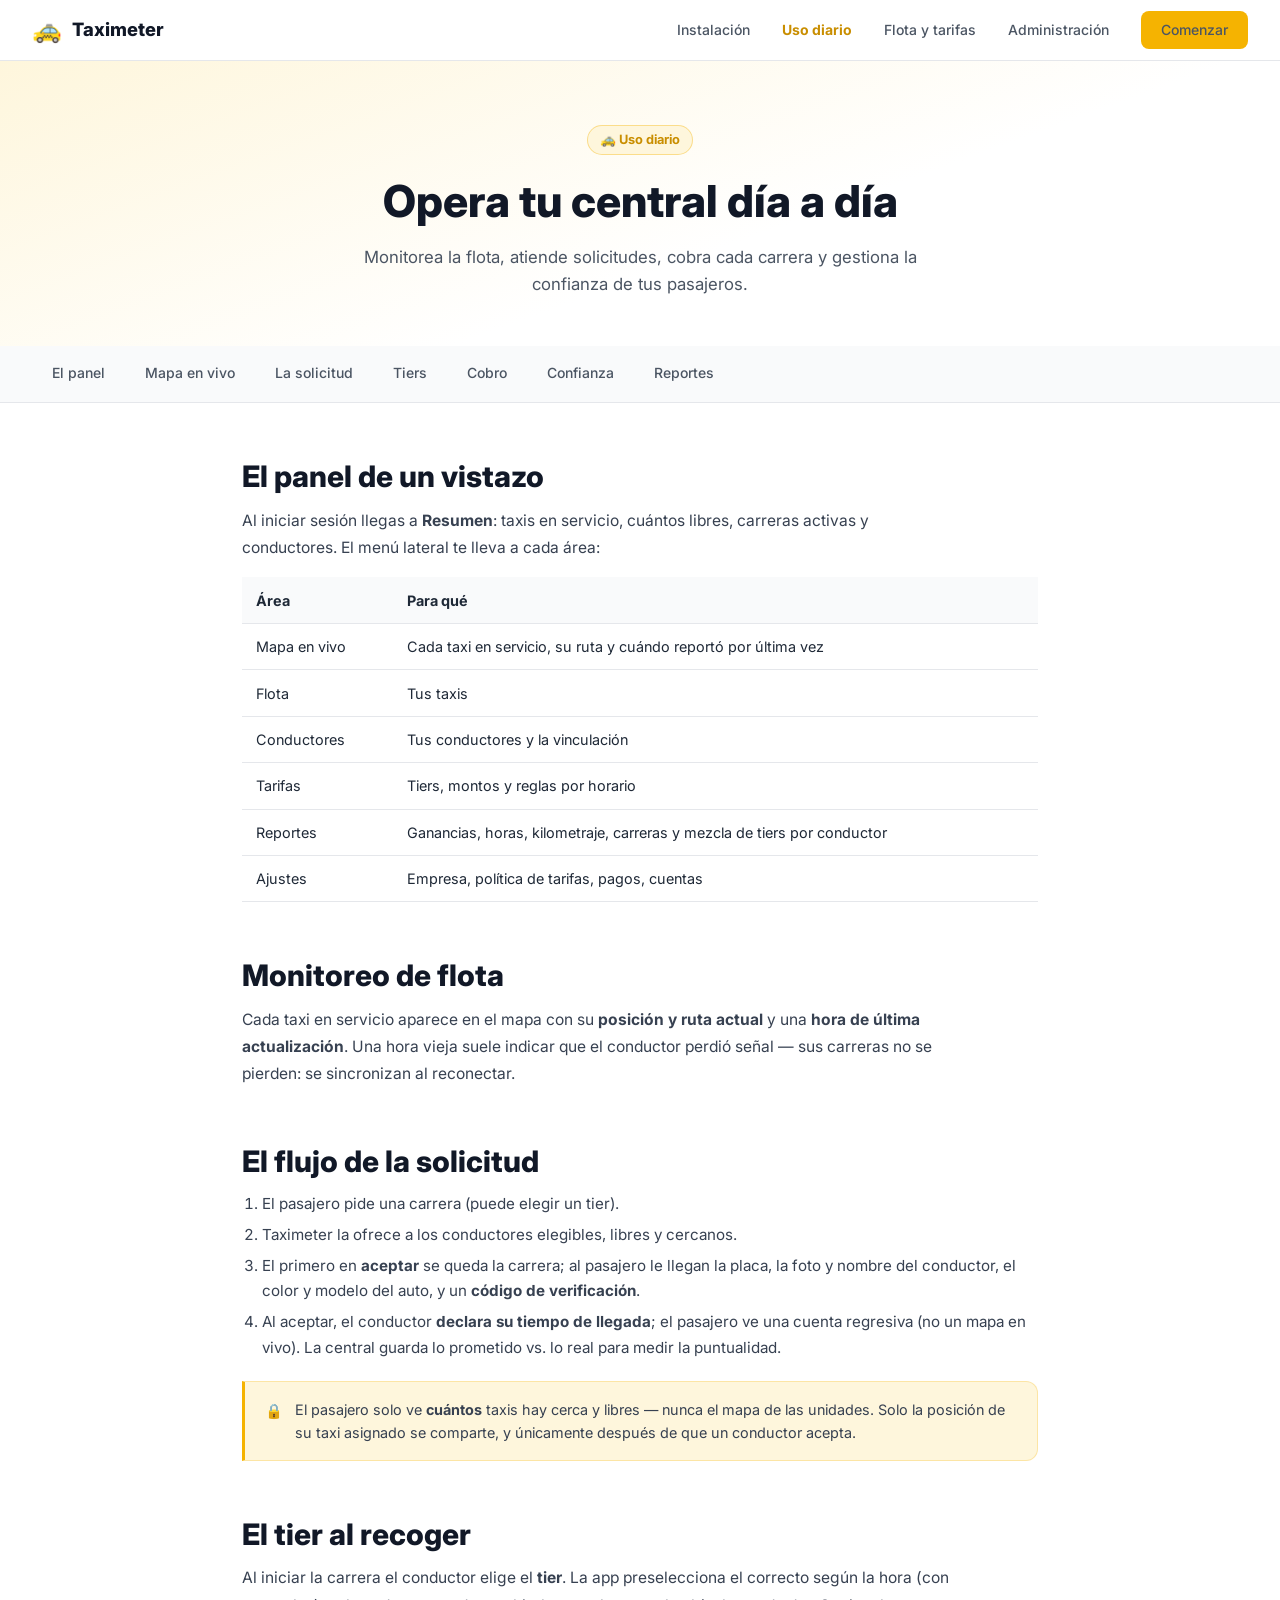
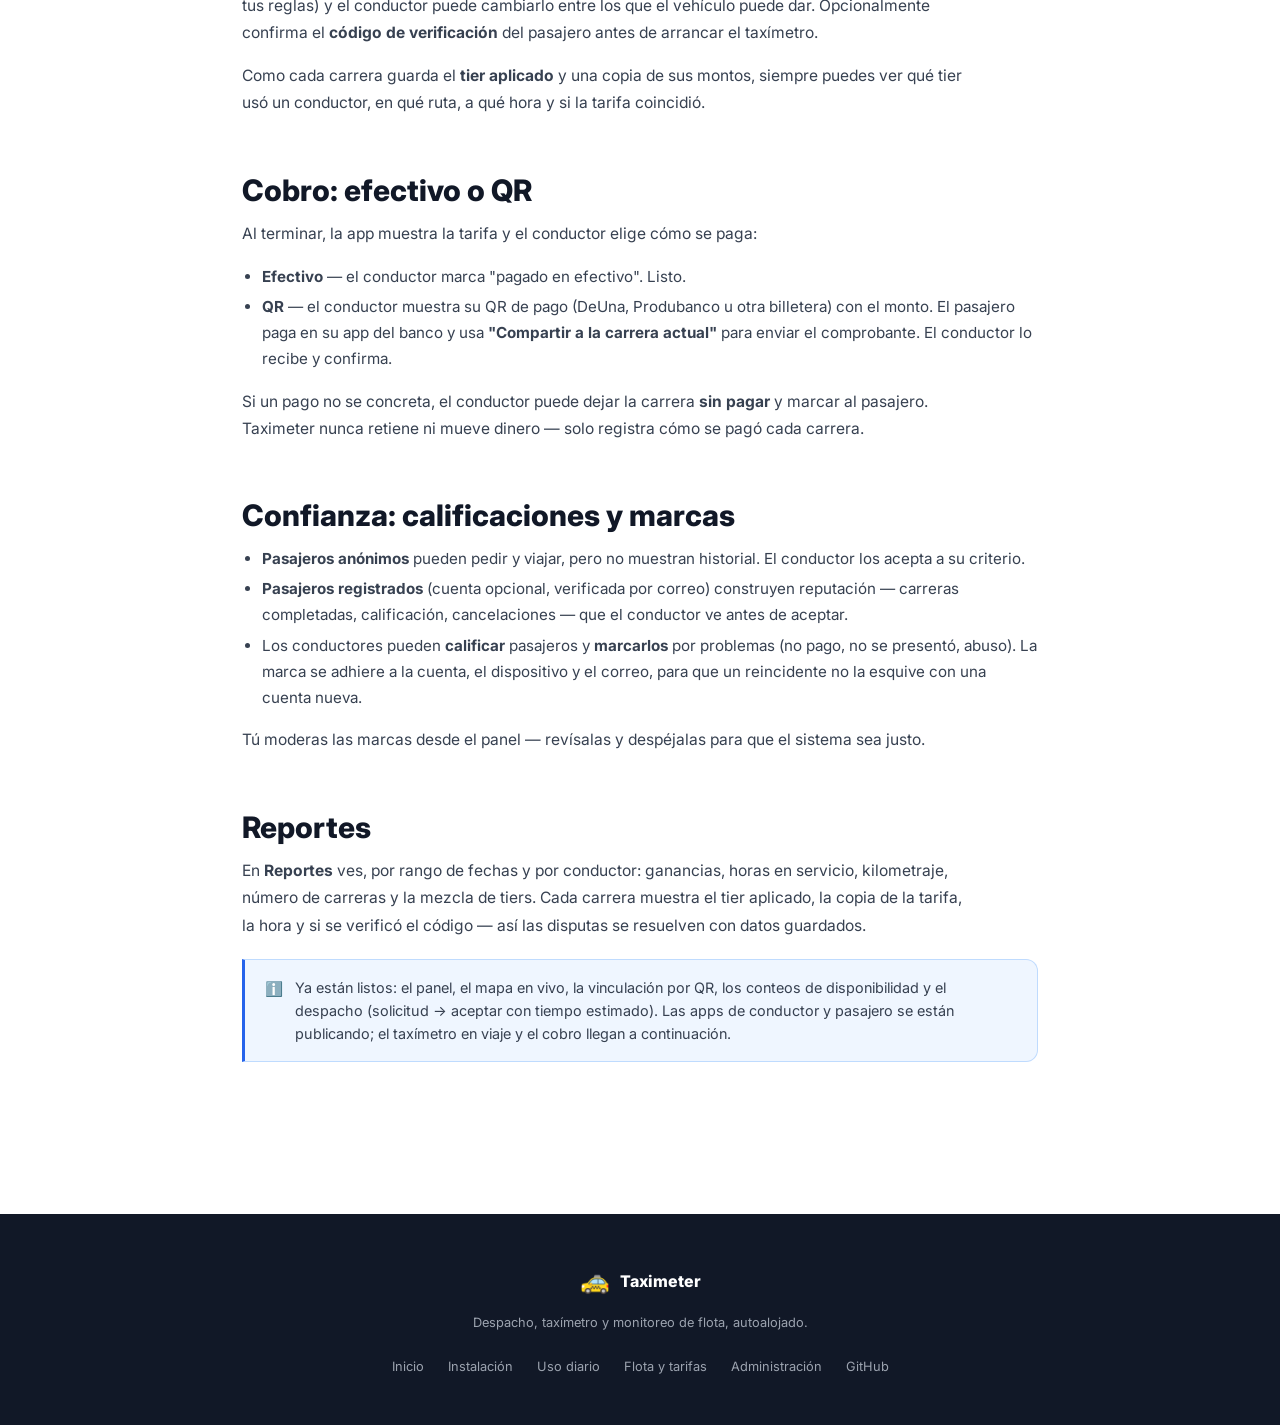
<file: pages/daily-use.html>
<!DOCTYPE html>
<html lang="es">
<head>
  <meta charset="UTF-8" />
  <meta name="viewport" content="width=device-width, initial-scale=1.0" />
  <title>Uso diario — Taximeter</title>
  <meta name="description" content="Cómo operar el despacho día a día con Taximeter: mapa de flota, solicitudes, carreras, cobro y confianza de pasajeros." />
  <link rel="preconnect" href="https://fonts.googleapis.com" />
  <link rel="preconnect" href="https://fonts.gstatic.com" crossorigin />
  <link href="https://fonts.googleapis.com/css2?family=Inter:wght@400;500;600;700;800&family=JetBrains+Mono:wght@400;500&display=swap" rel="stylesheet" />
  <link rel="stylesheet" href="../assets/docs.css" />
</head>
<body>

<nav>
  <div class="nav-inner">
    <a href="../index.html" class="nav-brand"><span class="brand-icon">🚕</span><span>Taximeter</span></a>
    <div class="nav-links">
      <a href="install.html">Instalación</a>
      <a href="daily-use.html" class="active">Uso diario</a>
      <a href="fleet-fares.html">Flota y tarifas</a>
      <a href="admin.html">Administración</a>
      <a href="https://github.com/mnavas/taximeter" target="_blank" class="btn btn-primary">Comenzar</a>
    </div>
    <button class="nav-hamburger" id="nav-toggle" aria-label="Abrir menú" onclick="toggleNav()"><span></span><span></span><span></span></button>
  </div>
  <div class="nav-mobile" id="nav-mobile">
    <a href="install.html">Instalación</a>
    <a href="daily-use.html" class="active">Uso diario</a>
    <a href="fleet-fares.html">Flota y tarifas</a>
    <a href="admin.html">Administración</a>
    <a href="https://github.com/mnavas/taximeter" target="_blank" class="btn btn-primary">Comenzar</a>
  </div>
</nav>

<div class="page-header">
  <div class="badge">🚕 Uso diario</div>
  <h1>Opera tu central día a día</h1>
  <p>Monitorea la flota, atiende solicitudes, cobra cada carrera y gestiona la confianza de tus pasajeros.</p>
</div>

<div class="toc-bar">
  <ul>
    <li><a href="#panel">El panel</a></li>
    <li><a href="#mapa">Mapa en vivo</a></li>
    <li><a href="#solicitud">La solicitud</a></li>
    <li><a href="#tiers">Tiers</a></li>
    <li><a href="#cobro">Cobro</a></li>
    <li><a href="#confianza">Confianza</a></li>
    <li><a href="#reportes">Reportes</a></li>
  </ul>
</div>

<div class="page-body">

  <section class="doc-section" id="panel">
    <h2>El panel de un vistazo</h2>
    <p>Al iniciar sesión llegas a <strong>Resumen</strong>: taxis en servicio, cuántos libres, carreras activas y conductores. El menú lateral te lleva a cada área:</p>
    <table class="doc-table">
      <tr><th>Área</th><th>Para qué</th></tr>
      <tr><td>Mapa en vivo</td><td>Cada taxi en servicio, su ruta y cuándo reportó por última vez</td></tr>
      <tr><td>Flota</td><td>Tus taxis</td></tr>
      <tr><td>Conductores</td><td>Tus conductores y la vinculación</td></tr>
      <tr><td>Tarifas</td><td>Tiers, montos y reglas por horario</td></tr>
      <tr><td>Reportes</td><td>Ganancias, horas, kilometraje, carreras y mezcla de tiers por conductor</td></tr>
      <tr><td>Ajustes</td><td>Empresa, política de tarifas, pagos, cuentas</td></tr>
    </table>
  </section>

  <section class="doc-section" id="mapa">
    <h2>Monitoreo de flota</h2>
    <p>Cada taxi en servicio aparece en el mapa con su <strong>posición y ruta actual</strong> y una <strong>hora de última actualización</strong>. Una hora vieja suele indicar que el conductor perdió señal — sus carreras no se pierden: se sincronizan al reconectar.</p>
  </section>

  <section class="doc-section" id="solicitud">
    <h2>El flujo de la solicitud</h2>
    <ol>
      <li>El pasajero pide una carrera (puede elegir un tier).</li>
      <li>Taximeter la ofrece a los conductores elegibles, libres y cercanos.</li>
      <li>El primero en <strong>aceptar</strong> se queda la carrera; al pasajero le llegan la placa, la foto y nombre del conductor, el color y modelo del auto, y un <strong>código de verificación</strong>.</li>
      <li>Al aceptar, el conductor <strong>declara su tiempo de llegada</strong>; el pasajero ve una cuenta regresiva (no un mapa en vivo). La central guarda lo prometido vs. lo real para medir la puntualidad.</li>
    </ol>
    <div class="callout"><span class="callout-icon">🔒</span><div>El pasajero solo ve <strong>cuántos</strong> taxis hay cerca y libres — nunca el mapa de las unidades. Solo la posición de su taxi asignado se comparte, y únicamente después de que un conductor acepta.</div></div>
  </section>

  <section class="doc-section" id="tiers">
    <h2>El tier al recoger</h2>
    <p>Al iniciar la carrera el conductor elige el <strong>tier</strong>. La app preselecciona el correcto según la hora (con tus reglas) y el conductor puede cambiarlo entre los que el vehículo puede dar. Opcionalmente confirma el <strong>código de verificación</strong> del pasajero antes de arrancar el taxímetro.</p>
    <p>Como cada carrera guarda el <strong>tier aplicado</strong> y una copia de sus montos, siempre puedes ver qué tier usó un conductor, en qué ruta, a qué hora y si la tarifa coincidió.</p>
  </section>

  <section class="doc-section" id="cobro">
    <h2>Cobro: efectivo o QR</h2>
    <p>Al terminar, la app muestra la tarifa y el conductor elige cómo se paga:</p>
    <ul>
      <li><strong>Efectivo</strong> — el conductor marca "pagado en efectivo". Listo.</li>
      <li><strong>QR</strong> — el conductor muestra su QR de pago (DeUna, Produbanco u otra billetera) con el monto. El pasajero paga en su app del banco y usa <strong>"Compartir a la carrera actual"</strong> para enviar el comprobante. El conductor lo recibe y confirma.</li>
    </ul>
    <p>Si un pago no se concreta, el conductor puede dejar la carrera <strong>sin pagar</strong> y marcar al pasajero. Taximeter nunca retiene ni mueve dinero — solo registra cómo se pagó cada carrera.</p>
  </section>

  <section class="doc-section" id="confianza">
    <h2>Confianza: calificaciones y marcas</h2>
    <ul>
      <li><strong>Pasajeros anónimos</strong> pueden pedir y viajar, pero no muestran historial. El conductor los acepta a su criterio.</li>
      <li><strong>Pasajeros registrados</strong> (cuenta opcional, verificada por correo) construyen reputación — carreras completadas, calificación, cancelaciones — que el conductor ve antes de aceptar.</li>
      <li>Los conductores pueden <strong>calificar</strong> pasajeros y <strong>marcarlos</strong> por problemas (no pago, no se presentó, abuso). La marca se adhiere a la cuenta, el dispositivo y el correo, para que un reincidente no la esquive con una cuenta nueva.</li>
    </ul>
    <p>Tú moderas las marcas desde el panel — revísalas y despéjalas para que el sistema sea justo.</p>
  </section>

  <section class="doc-section" id="reportes">
    <h2>Reportes</h2>
    <p>En <strong>Reportes</strong> ves, por rango de fechas y por conductor: ganancias, horas en servicio, kilometraje, número de carreras y la mezcla de tiers. Cada carrera muestra el tier aplicado, la copia de la tarifa, la hora y si se verificó el código — así las disputas se resuelven con datos guardados.</p>
    <div class="callout callout-info"><span class="callout-icon">ℹ️</span><div>Ya están listos: el panel, el mapa en vivo, la vinculación por QR, los conteos de disponibilidad y el despacho (solicitud → aceptar con tiempo estimado). Las apps de conductor y pasajero se están publicando; el taxímetro en viaje y el cobro llegan a continuación.</div></div>
  </section>

</div>

<footer>
  <div class="footer-brand"><span class="brand-icon">🚕</span><span>Taximeter</span></div>
  <p>Despacho, taxímetro y monitoreo de flota, autoalojado.</p>
  <div class="footer-nav">
    <a href="../index.html">Inicio</a>
    <a href="install.html">Instalación</a>
    <a href="daily-use.html">Uso diario</a>
    <a href="fleet-fares.html">Flota y tarifas</a>
    <a href="admin.html">Administración</a>
    <a href="https://github.com/mnavas/taximeter" target="_blank">GitHub</a>
  </div>
</footer>

<script>
  function toggleNav() {
    document.getElementById('nav-mobile').classList.toggle('open');
    document.getElementById('nav-toggle').classList.toggle('open');
  }
</script>

</body>
</html>
</file>
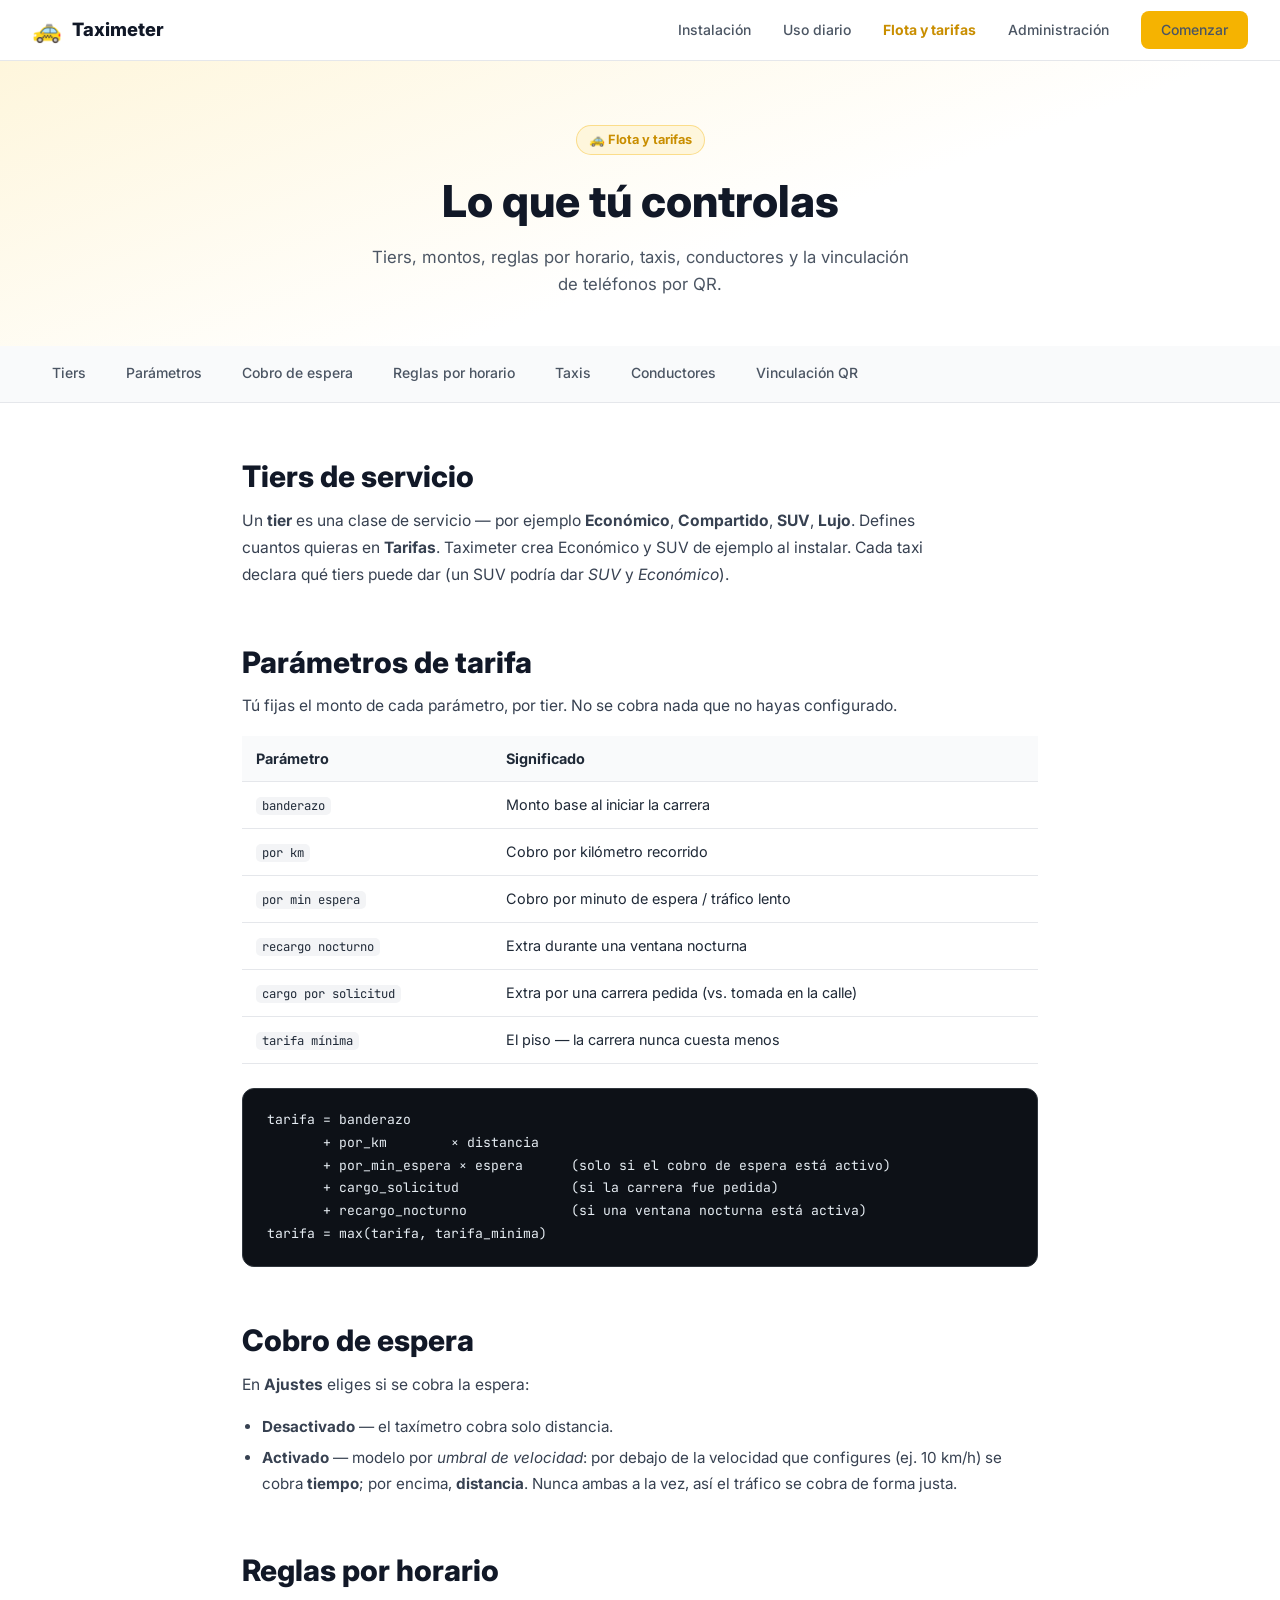
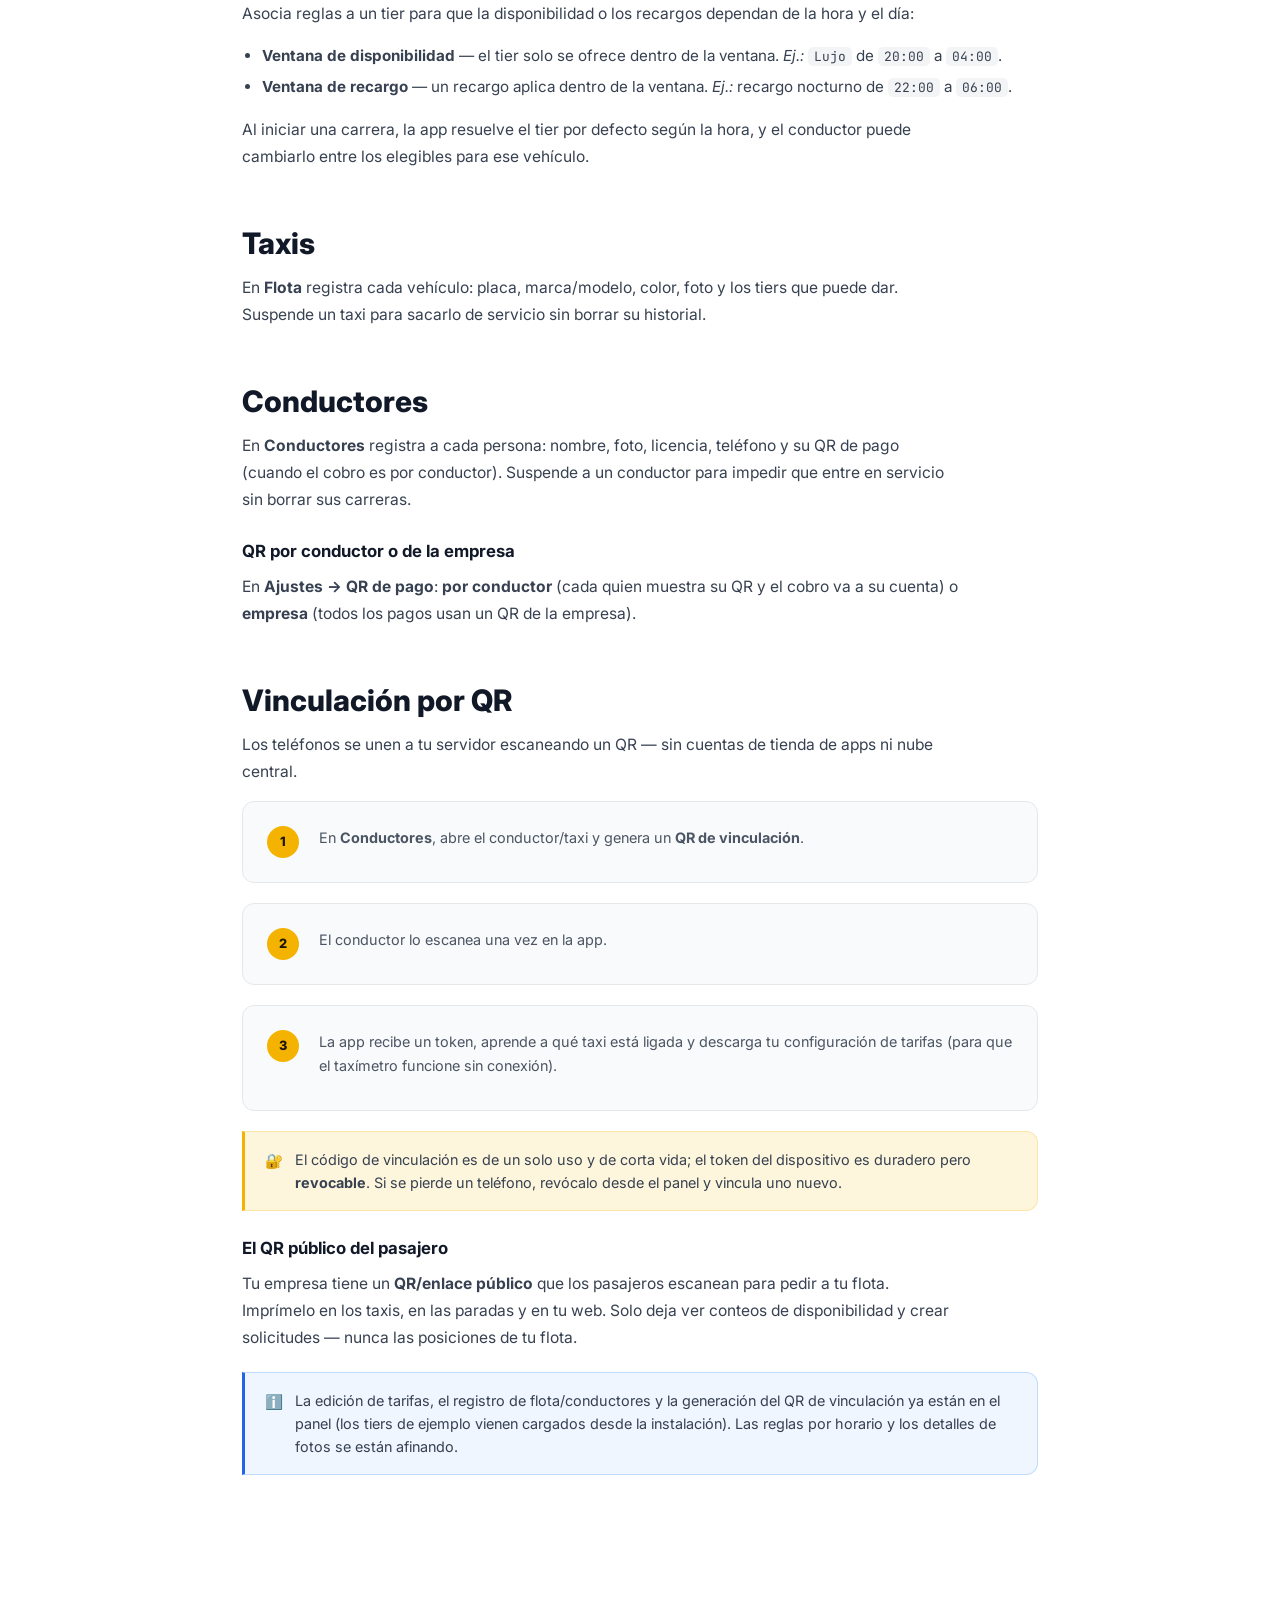
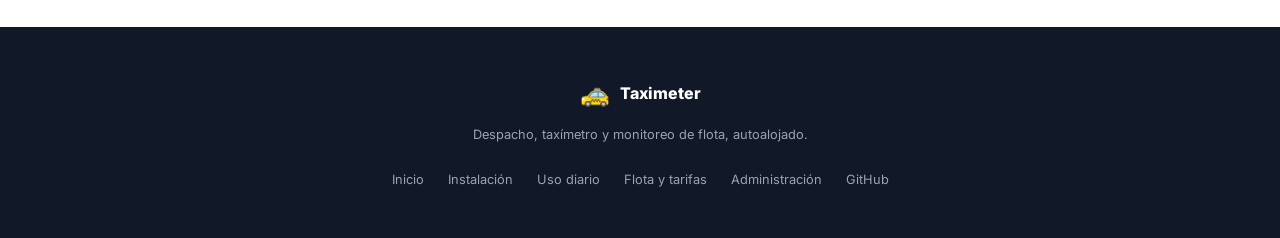
<file: pages/fleet-fares.html>
<!DOCTYPE html>
<html lang="es">
<head>
  <meta charset="UTF-8" />
  <meta name="viewport" content="width=device-width, initial-scale=1.0" />
  <title>Flota y tarifas — Taximeter</title>
  <meta name="description" content="Tiers, montos de tarifa, reglas por horario, taxis, conductores y vinculación por QR en Taximeter." />
  <link rel="preconnect" href="https://fonts.googleapis.com" />
  <link rel="preconnect" href="https://fonts.gstatic.com" crossorigin />
  <link href="https://fonts.googleapis.com/css2?family=Inter:wght@400;500;600;700;800&family=JetBrains+Mono:wght@400;500&display=swap" rel="stylesheet" />
  <link rel="stylesheet" href="../assets/docs.css" />
</head>
<body>

<nav>
  <div class="nav-inner">
    <a href="../index.html" class="nav-brand"><span class="brand-icon">🚕</span><span>Taximeter</span></a>
    <div class="nav-links">
      <a href="install.html">Instalación</a>
      <a href="daily-use.html">Uso diario</a>
      <a href="fleet-fares.html" class="active">Flota y tarifas</a>
      <a href="admin.html">Administración</a>
      <a href="https://github.com/mnavas/taximeter" target="_blank" class="btn btn-primary">Comenzar</a>
    </div>
    <button class="nav-hamburger" id="nav-toggle" aria-label="Abrir menú" onclick="toggleNav()"><span></span><span></span><span></span></button>
  </div>
  <div class="nav-mobile" id="nav-mobile">
    <a href="install.html">Instalación</a>
    <a href="daily-use.html">Uso diario</a>
    <a href="fleet-fares.html" class="active">Flota y tarifas</a>
    <a href="admin.html">Administración</a>
    <a href="https://github.com/mnavas/taximeter" target="_blank" class="btn btn-primary">Comenzar</a>
  </div>
</nav>

<div class="page-header">
  <div class="badge">🚕 Flota y tarifas</div>
  <h1>Lo que tú controlas</h1>
  <p>Tiers, montos, reglas por horario, taxis, conductores y la vinculación de teléfonos por QR.</p>
</div>

<div class="toc-bar">
  <ul>
    <li><a href="#tiers">Tiers</a></li>
    <li><a href="#parametros">Parámetros</a></li>
    <li><a href="#espera">Cobro de espera</a></li>
    <li><a href="#horario">Reglas por horario</a></li>
    <li><a href="#taxis">Taxis</a></li>
    <li><a href="#conductores">Conductores</a></li>
    <li><a href="#qr">Vinculación QR</a></li>
  </ul>
</div>

<div class="page-body">

  <section class="doc-section" id="tiers">
    <h2>Tiers de servicio</h2>
    <p>Un <strong>tier</strong> es una clase de servicio — por ejemplo <strong>Económico</strong>, <strong>Compartido</strong>, <strong>SUV</strong>, <strong>Lujo</strong>. Defines cuantos quieras en <strong>Tarifas</strong>. Taximeter crea Económico y SUV de ejemplo al instalar. Cada taxi declara qué tiers puede dar (un SUV podría dar <em>SUV</em> y <em>Económico</em>).</p>
  </section>

  <section class="doc-section" id="parametros">
    <h2>Parámetros de tarifa</h2>
    <p>Tú fijas el monto de cada parámetro, por tier. No se cobra nada que no hayas configurado.</p>
    <table class="doc-table">
      <tr><th>Parámetro</th><th>Significado</th></tr>
      <tr><td><code>banderazo</code></td><td>Monto base al iniciar la carrera</td></tr>
      <tr><td><code>por km</code></td><td>Cobro por kilómetro recorrido</td></tr>
      <tr><td><code>por min espera</code></td><td>Cobro por minuto de espera / tráfico lento</td></tr>
      <tr><td><code>recargo nocturno</code></td><td>Extra durante una ventana nocturna</td></tr>
      <tr><td><code>cargo por solicitud</code></td><td>Extra por una carrera pedida (vs. tomada en la calle)</td></tr>
      <tr><td><code>tarifa mínima</code></td><td>El piso — la carrera nunca cuesta menos</td></tr>
    </table>
    <div class="code-wrap"><pre>tarifa = banderazo
       + por_km        × distancia
       + por_min_espera × espera      (solo si el cobro de espera está activo)
       + cargo_solicitud              (si la carrera fue pedida)
       + recargo_nocturno             (si una ventana nocturna está activa)
tarifa = max(tarifa, tarifa_minima)</pre></div>
  </section>

  <section class="doc-section" id="espera">
    <h2>Cobro de espera</h2>
    <p>En <strong>Ajustes</strong> eliges si se cobra la espera:</p>
    <ul>
      <li><strong>Desactivado</strong> — el taxímetro cobra solo distancia.</li>
      <li><strong>Activado</strong> — modelo por <em>umbral de velocidad</em>: por debajo de la velocidad que configures (ej. 10 km/h) se cobra <strong>tiempo</strong>; por encima, <strong>distancia</strong>. Nunca ambas a la vez, así el tráfico se cobra de forma justa.</li>
    </ul>
  </section>

  <section class="doc-section" id="horario">
    <h2>Reglas por horario</h2>
    <p>Asocia reglas a un tier para que la disponibilidad o los recargos dependan de la hora y el día:</p>
    <ul>
      <li><strong>Ventana de disponibilidad</strong> — el tier solo se ofrece dentro de la ventana. <em>Ej.:</em> <code>Lujo</code> de <code>20:00</code> a <code>04:00</code>.</li>
      <li><strong>Ventana de recargo</strong> — un recargo aplica dentro de la ventana. <em>Ej.:</em> recargo nocturno de <code>22:00</code> a <code>06:00</code>.</li>
    </ul>
    <p>Al iniciar una carrera, la app resuelve el tier por defecto según la hora, y el conductor puede cambiarlo entre los elegibles para ese vehículo.</p>
  </section>

  <section class="doc-section" id="taxis">
    <h2>Taxis</h2>
    <p>En <strong>Flota</strong> registra cada vehículo: placa, marca/modelo, color, foto y los tiers que puede dar. Suspende un taxi para sacarlo de servicio sin borrar su historial.</p>
  </section>

  <section class="doc-section" id="conductores">
    <h2>Conductores</h2>
    <p>En <strong>Conductores</strong> registra a cada persona: nombre, foto, licencia, teléfono y su QR de pago (cuando el cobro es por conductor). Suspende a un conductor para impedir que entre en servicio sin borrar sus carreras.</p>
    <h3>QR por conductor o de la empresa</h3>
    <p>En <strong>Ajustes → QR de pago</strong>: <strong>por conductor</strong> (cada quien muestra su QR y el cobro va a su cuenta) o <strong>empresa</strong> (todos los pagos usan un QR de la empresa).</p>
  </section>

  <section class="doc-section" id="qr">
    <h2>Vinculación por QR</h2>
    <p>Los teléfonos se unen a tu servidor escaneando un QR — sin cuentas de tienda de apps ni nube central.</p>
    <div class="steps">
      <div class="step-card"><div class="step-num">1</div><div class="step-body"><p>En <strong>Conductores</strong>, abre el conductor/taxi y genera un <strong>QR de vinculación</strong>.</p></div></div>
      <div class="step-card"><div class="step-num">2</div><div class="step-body"><p>El conductor lo escanea una vez en la app.</p></div></div>
      <div class="step-card"><div class="step-num">3</div><div class="step-body"><p>La app recibe un token, aprende a qué taxi está ligada y descarga tu configuración de tarifas (para que el taxímetro funcione sin conexión).</p></div></div>
    </div>
    <div class="callout"><span class="callout-icon">🔐</span><div>El código de vinculación es de un solo uso y de corta vida; el token del dispositivo es duradero pero <strong>revocable</strong>. Si se pierde un teléfono, revócalo desde el panel y vincula uno nuevo.</div></div>
    <h3>El QR público del pasajero</h3>
    <p>Tu empresa tiene un <strong>QR/enlace público</strong> que los pasajeros escanean para pedir a tu flota. Imprímelo en los taxis, en las paradas y en tu web. Solo deja ver conteos de disponibilidad y crear solicitudes — nunca las posiciones de tu flota.</p>
    <div class="callout callout-info"><span class="callout-icon">ℹ️</span><div>La edición de tarifas, el registro de flota/conductores y la generación del QR de vinculación ya están en el panel (los tiers de ejemplo vienen cargados desde la instalación). Las reglas por horario y los detalles de fotos se están afinando.</div></div>
  </section>

</div>

<footer>
  <div class="footer-brand"><span class="brand-icon">🚕</span><span>Taximeter</span></div>
  <p>Despacho, taxímetro y monitoreo de flota, autoalojado.</p>
  <div class="footer-nav">
    <a href="../index.html">Inicio</a>
    <a href="install.html">Instalación</a>
    <a href="daily-use.html">Uso diario</a>
    <a href="fleet-fares.html">Flota y tarifas</a>
    <a href="admin.html">Administración</a>
    <a href="https://github.com/mnavas/taximeter" target="_blank">GitHub</a>
  </div>
</footer>

<script>
  function toggleNav() {
    document.getElementById('nav-mobile').classList.toggle('open');
    document.getElementById('nav-toggle').classList.toggle('open');
  }
</script>

</body>
</html>
</file>
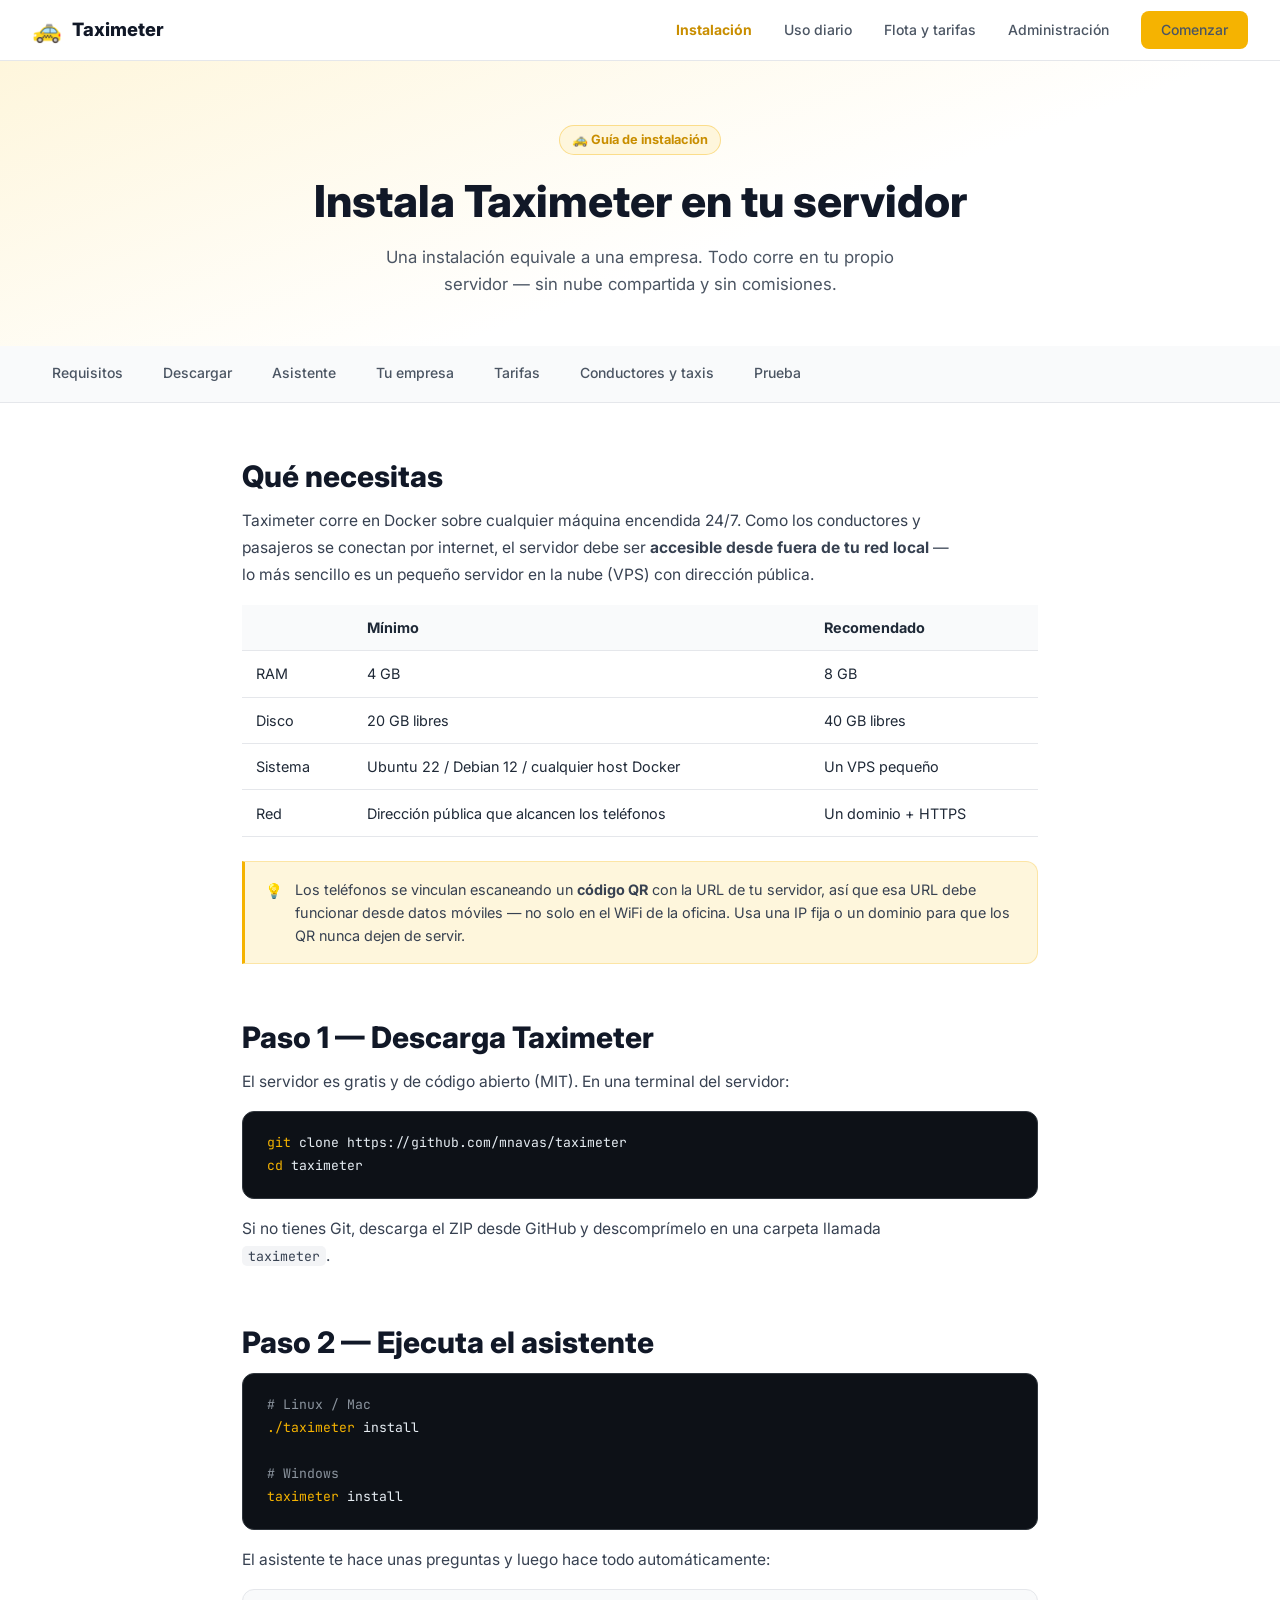
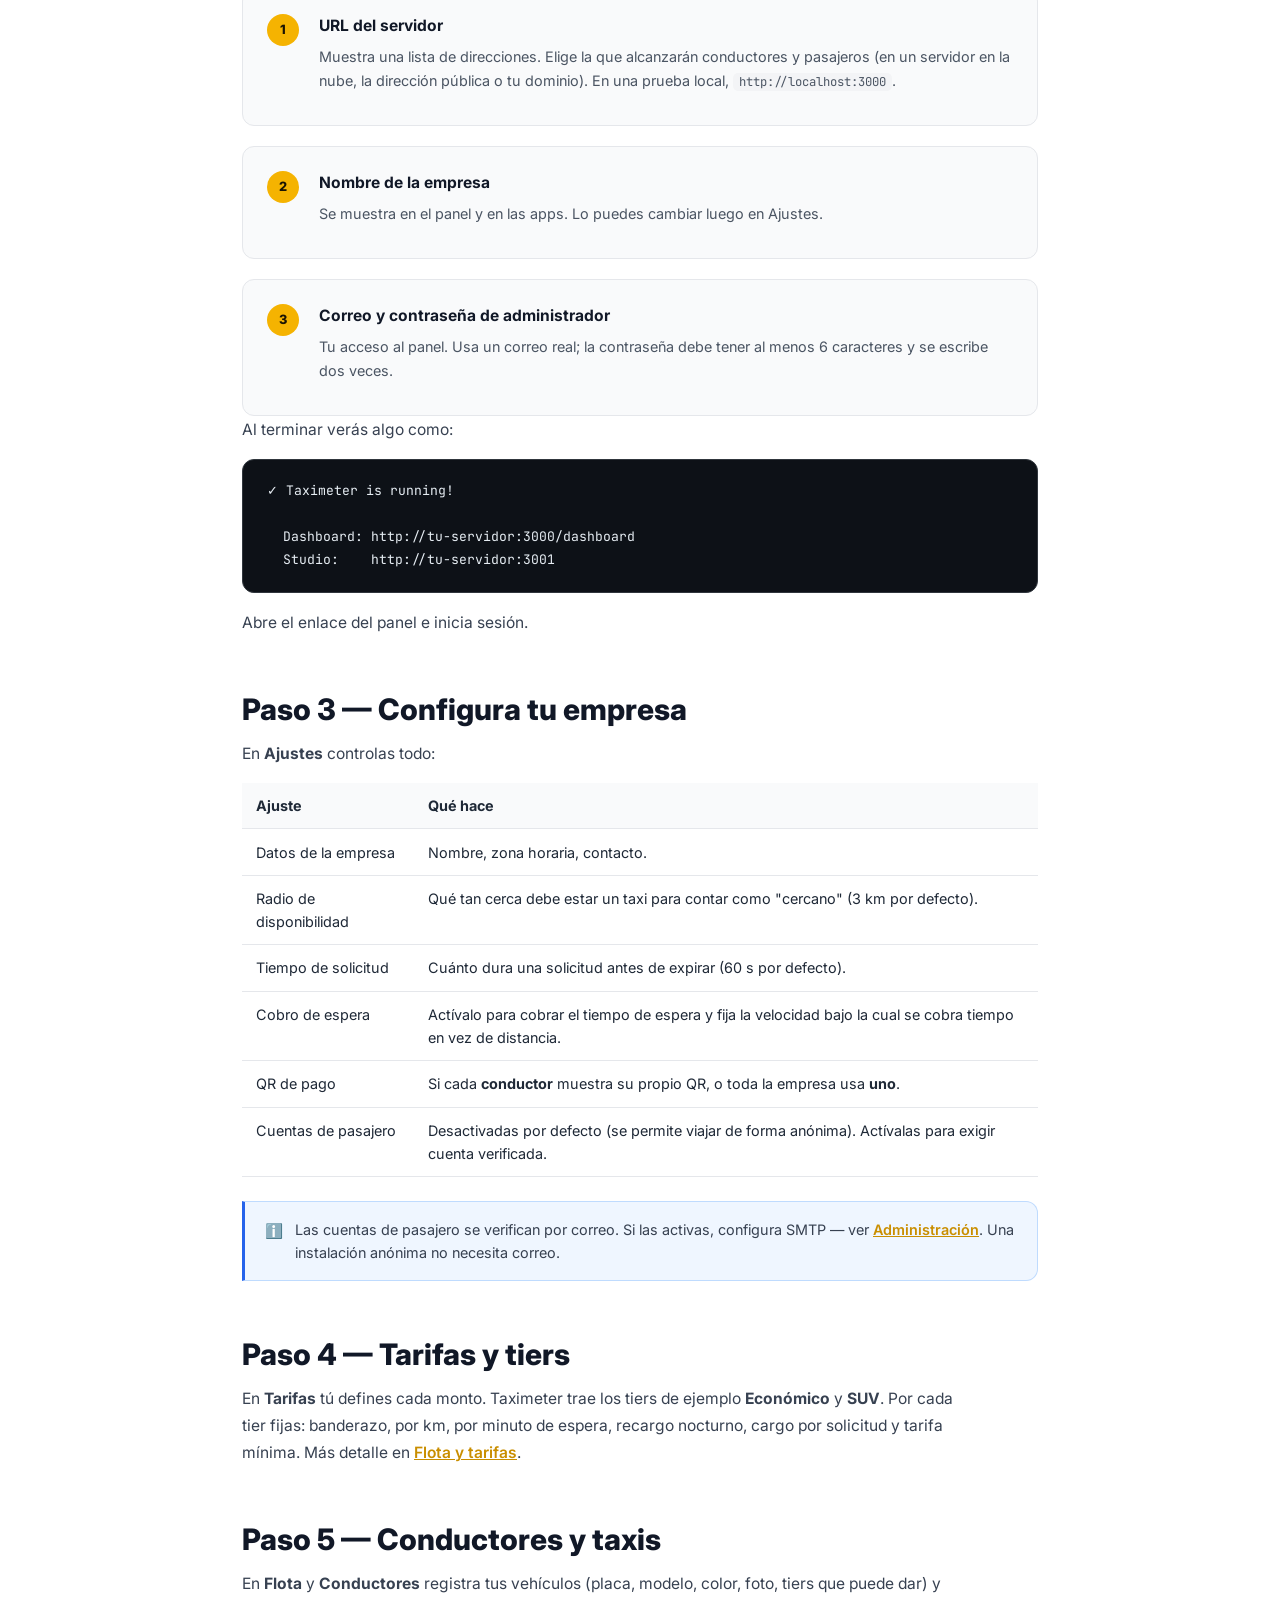
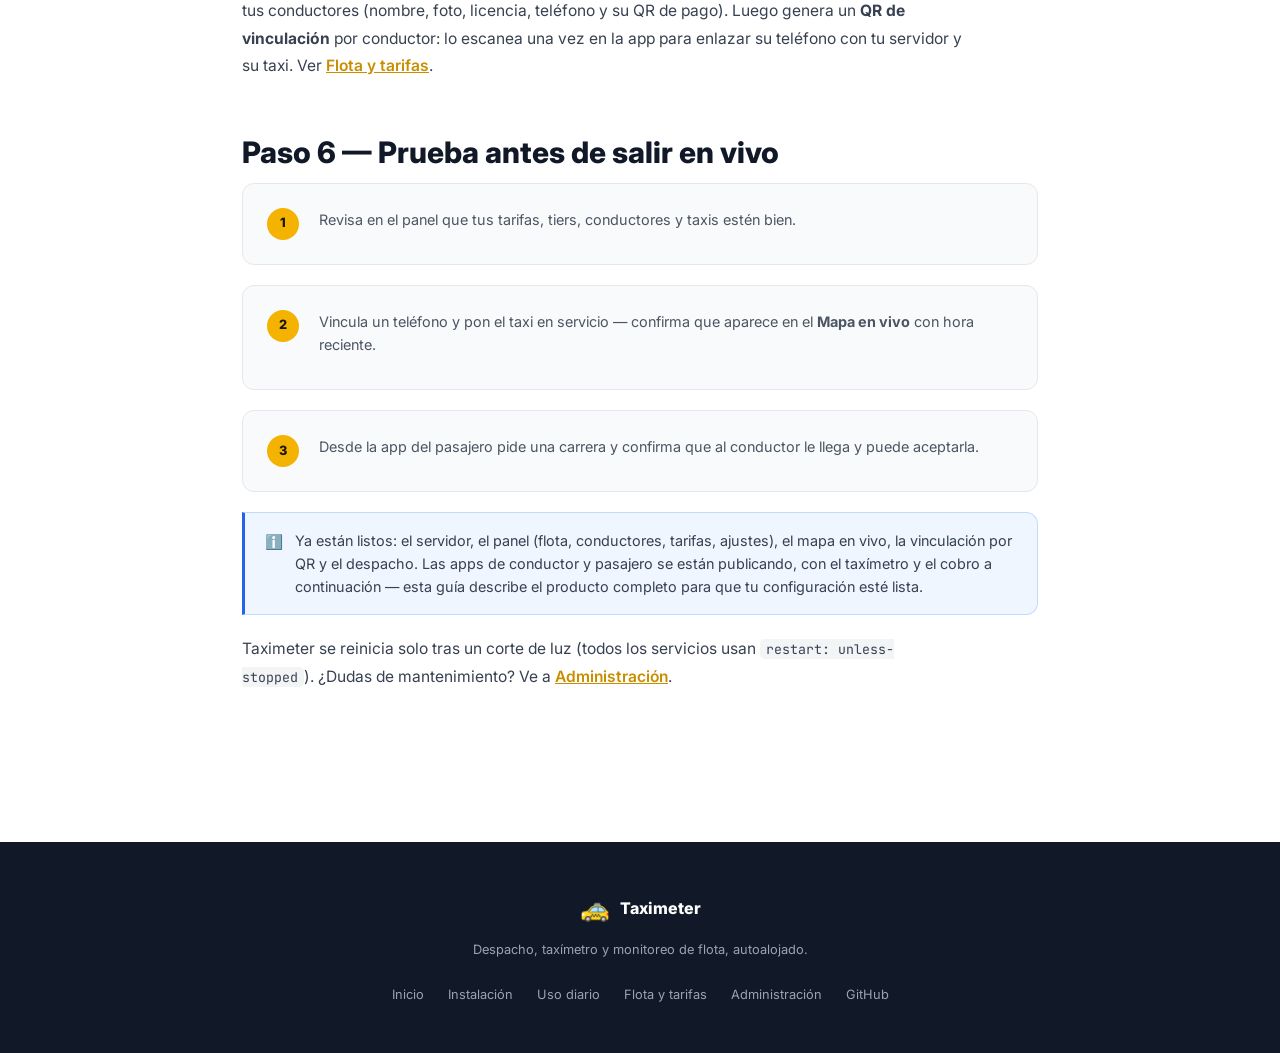
<file: pages/install.html>
<!DOCTYPE html>
<html lang="es">
<head>
  <meta charset="UTF-8" />
  <meta name="viewport" content="width=device-width, initial-scale=1.0" />
  <title>Instalación — Taximeter</title>
  <meta name="description" content="Instala Taximeter en tu propio servidor en minutos. Guía paso a paso para empresas de taxis." />
  <link rel="preconnect" href="https://fonts.googleapis.com" />
  <link rel="preconnect" href="https://fonts.gstatic.com" crossorigin />
  <link href="https://fonts.googleapis.com/css2?family=Inter:wght@400;500;600;700;800&family=JetBrains+Mono:wght@400;500&display=swap" rel="stylesheet" />
  <link rel="stylesheet" href="../assets/docs.css" />
</head>
<body>

<nav>
  <div class="nav-inner">
    <a href="../index.html" class="nav-brand"><span class="brand-icon">🚕</span><span>Taximeter</span></a>
    <div class="nav-links">
      <a href="install.html" class="active">Instalación</a>
      <a href="daily-use.html">Uso diario</a>
      <a href="fleet-fares.html">Flota y tarifas</a>
      <a href="admin.html">Administración</a>
      <a href="https://github.com/mnavas/taximeter" target="_blank" class="btn btn-primary">Comenzar</a>
    </div>
    <button class="nav-hamburger" id="nav-toggle" aria-label="Abrir menú" onclick="toggleNav()"><span></span><span></span><span></span></button>
  </div>
  <div class="nav-mobile" id="nav-mobile">
    <a href="install.html" class="active">Instalación</a>
    <a href="daily-use.html">Uso diario</a>
    <a href="fleet-fares.html">Flota y tarifas</a>
    <a href="admin.html">Administración</a>
    <a href="https://github.com/mnavas/taximeter" target="_blank" class="btn btn-primary">Comenzar</a>
  </div>
</nav>

<div class="page-header">
  <div class="badge">🚕 Guía de instalación</div>
  <h1>Instala Taximeter en tu servidor</h1>
  <p>Una instalación equivale a una empresa. Todo corre en tu propio servidor — sin nube compartida y sin comisiones.</p>
</div>

<div class="toc-bar">
  <ul>
    <li><a href="#requisitos">Requisitos</a></li>
    <li><a href="#descargar">Descargar</a></li>
    <li><a href="#asistente">Asistente</a></li>
    <li><a href="#empresa">Tu empresa</a></li>
    <li><a href="#tarifas">Tarifas</a></li>
    <li><a href="#flota">Conductores y taxis</a></li>
    <li><a href="#prueba">Prueba</a></li>
  </ul>
</div>

<div class="page-body">

  <section class="doc-section" id="requisitos">
    <h2>Qué necesitas</h2>
    <p>Taximeter corre en Docker sobre cualquier máquina encendida 24/7. Como los conductores y pasajeros se conectan por internet, el servidor debe ser <strong>accesible desde fuera de tu red local</strong> — lo más sencillo es un pequeño servidor en la nube (VPS) con dirección pública.</p>
    <table class="doc-table">
      <tr><th></th><th>Mínimo</th><th>Recomendado</th></tr>
      <tr><td>RAM</td><td>4 GB</td><td>8 GB</td></tr>
      <tr><td>Disco</td><td>20 GB libres</td><td>40 GB libres</td></tr>
      <tr><td>Sistema</td><td>Ubuntu 22 / Debian 12 / cualquier host Docker</td><td>Un VPS pequeño</td></tr>
      <tr><td>Red</td><td>Dirección pública que alcancen los teléfonos</td><td>Un dominio + HTTPS</td></tr>
    </table>
    <div class="callout"><span class="callout-icon">💡</span><div>Los teléfonos se vinculan escaneando un <strong>código QR</strong> con la URL de tu servidor, así que esa URL debe funcionar desde datos móviles — no solo en el WiFi de la oficina. Usa una IP fija o un dominio para que los QR nunca dejen de servir.</div></div>
  </section>

  <section class="doc-section" id="descargar">
    <h2>Paso 1 — Descarga Taximeter</h2>
    <p>El servidor es gratis y de código abierto (MIT). En una terminal del servidor:</p>
    <div class="code-wrap"><pre><span class="kw">git</span> clone https://github.com/mnavas/taximeter
<span class="kw">cd</span> taximeter</pre></div>
    <p>Si no tienes Git, descarga el ZIP desde GitHub y descomprímelo en una carpeta llamada <code>taximeter</code>.</p>
  </section>

  <section class="doc-section" id="asistente">
    <h2>Paso 2 — Ejecuta el asistente</h2>
    <div class="code-wrap"><pre><span class="cm"># Linux / Mac</span>
<span class="kw">./taximeter</span> install

<span class="cm"># Windows</span>
<span class="kw">taximeter</span> install</pre></div>
    <p>El asistente te hace unas preguntas y luego hace todo automáticamente:</p>
    <div class="steps">
      <div class="step-card"><div class="step-num">1</div><div class="step-body"><h3>URL del servidor</h3><p>Muestra una lista de direcciones. Elige la que alcanzarán conductores y pasajeros (en un servidor en la nube, la dirección pública o tu dominio). En una prueba local, <code>http://localhost:3000</code>.</p></div></div>
      <div class="step-card"><div class="step-num">2</div><div class="step-body"><h3>Nombre de la empresa</h3><p>Se muestra en el panel y en las apps. Lo puedes cambiar luego en Ajustes.</p></div></div>
      <div class="step-card"><div class="step-num">3</div><div class="step-body"><h3>Correo y contraseña de administrador</h3><p>Tu acceso al panel. Usa un correo real; la contraseña debe tener al menos 6 caracteres y se escribe dos veces.</p></div></div>
    </div>
    <p>Al terminar verás algo como:</p>
    <div class="code-wrap"><pre>✓ Taximeter is running!

  Dashboard: http://tu-servidor:3000/dashboard
  Studio:    http://tu-servidor:3001</pre></div>
    <p>Abre el enlace del panel e inicia sesión.</p>
  </section>

  <section class="doc-section" id="empresa">
    <h2>Paso 3 — Configura tu empresa</h2>
    <p>En <strong>Ajustes</strong> controlas todo:</p>
    <table class="doc-table">
      <tr><th>Ajuste</th><th>Qué hace</th></tr>
      <tr><td>Datos de la empresa</td><td>Nombre, zona horaria, contacto.</td></tr>
      <tr><td>Radio de disponibilidad</td><td>Qué tan cerca debe estar un taxi para contar como "cercano" (3 km por defecto).</td></tr>
      <tr><td>Tiempo de solicitud</td><td>Cuánto dura una solicitud antes de expirar (60 s por defecto).</td></tr>
      <tr><td>Cobro de espera</td><td>Actívalo para cobrar el tiempo de espera y fija la velocidad bajo la cual se cobra tiempo en vez de distancia.</td></tr>
      <tr><td>QR de pago</td><td>Si cada <strong>conductor</strong> muestra su propio QR, o toda la empresa usa <strong>uno</strong>.</td></tr>
      <tr><td>Cuentas de pasajero</td><td>Desactivadas por defecto (se permite viajar de forma anónima). Actívalas para exigir cuenta verificada.</td></tr>
    </table>
    <div class="callout callout-info"><span class="callout-icon">ℹ️</span><div>Las cuentas de pasajero se verifican por correo. Si las activas, configura SMTP — ver <a href="admin.html">Administración</a>. Una instalación anónima no necesita correo.</div></div>
  </section>

  <section class="doc-section" id="tarifas">
    <h2>Paso 4 — Tarifas y tiers</h2>
    <p>En <strong>Tarifas</strong> tú defines cada monto. Taximeter trae los tiers de ejemplo <strong>Económico</strong> y <strong>SUV</strong>. Por cada tier fijas: banderazo, por km, por minuto de espera, recargo nocturno, cargo por solicitud y tarifa mínima. Más detalle en <a href="fleet-fares.html">Flota y tarifas</a>.</p>
  </section>

  <section class="doc-section" id="flota">
    <h2>Paso 5 — Conductores y taxis</h2>
    <p>En <strong>Flota</strong> y <strong>Conductores</strong> registra tus vehículos (placa, modelo, color, foto, tiers que puede dar) y tus conductores (nombre, foto, licencia, teléfono y su QR de pago). Luego genera un <strong>QR de vinculación</strong> por conductor: lo escanea una vez en la app para enlazar su teléfono con tu servidor y su taxi. Ver <a href="fleet-fares.html">Flota y tarifas</a>.</p>
  </section>

  <section class="doc-section" id="prueba">
    <h2>Paso 6 — Prueba antes de salir en vivo</h2>
    <div class="steps">
      <div class="step-card"><div class="step-num">1</div><div class="step-body"><p>Revisa en el panel que tus tarifas, tiers, conductores y taxis estén bien.</p></div></div>
      <div class="step-card"><div class="step-num">2</div><div class="step-body"><p>Vincula un teléfono y pon el taxi en servicio — confirma que aparece en el <strong>Mapa en vivo</strong> con hora reciente.</p></div></div>
      <div class="step-card"><div class="step-num">3</div><div class="step-body"><p>Desde la app del pasajero pide una carrera y confirma que al conductor le llega y puede aceptarla.</p></div></div>
    </div>
    <div class="callout callout-info"><span class="callout-icon">ℹ️</span><div>Ya están listos: el servidor, el panel (flota, conductores, tarifas, ajustes), el mapa en vivo, la vinculación por QR y el despacho. Las apps de conductor y pasajero se están publicando, con el taxímetro y el cobro a continuación — esta guía describe el producto completo para que tu configuración esté lista.</div></div>
    <p>Taximeter se reinicia solo tras un corte de luz (todos los servicios usan <code>restart: unless-stopped</code>). ¿Dudas de mantenimiento? Ve a <a href="admin.html">Administración</a>.</p>
  </section>

</div>

<footer>
  <div class="footer-brand"><span class="brand-icon">🚕</span><span>Taximeter</span></div>
  <p>Despacho, taxímetro y monitoreo de flota, autoalojado.</p>
  <div class="footer-nav">
    <a href="../index.html">Inicio</a>
    <a href="install.html">Instalación</a>
    <a href="daily-use.html">Uso diario</a>
    <a href="fleet-fares.html">Flota y tarifas</a>
    <a href="admin.html">Administración</a>
    <a href="https://github.com/mnavas/taximeter" target="_blank">GitHub</a>
  </div>
</footer>

<script>
  function toggleNav() {
    document.getElementById('nav-mobile').classList.toggle('open');
    document.getElementById('nav-toggle').classList.toggle('open');
  }
</script>

</body>
</html>
</file>
<file: assets/docs.css>
/* Taximeter — shared styles for documentation pages */
*, *::before, *::after { box-sizing: border-box; margin: 0; padding: 0; }
:root {
  --yellow: #F5B301; --yellow-dark: #C98E00; --yellow-pale: #FEF6DC; --ink: #1A1403;
  --gray-50: #F9FAFB; --gray-100: #F3F4F6; --gray-200: #E5E7EB; --gray-300: #D1D5DB;
  --gray-400: #9CA3AF; --gray-600: #4B5563; --gray-700: #374151; --gray-800: #1F2937;
  --gray-900: #111827; --white: #FFFFFF; --radius: 12px; --blue: #2563EB; --blue-pale: #EFF6FF;
}
html { scroll-behavior: smooth; }
body { font-family: 'Inter', sans-serif; color: var(--gray-800); background: var(--white); line-height: 1.6; }

nav { position: sticky; top: 0; z-index: 100; background: rgba(255,255,255,0.95); backdrop-filter: blur(8px); border-bottom: 1px solid var(--gray-200); }
.nav-inner { padding: 0 2rem; height: 60px; display: flex; align-items: center; justify-content: space-between; }
.nav-brand { display: flex; align-items: center; gap: 10px; text-decoration: none; flex-shrink: 0; }
.nav-brand .brand-icon { font-size: 1.5rem; }
.nav-brand span { font-size: 1.15rem; font-weight: 800; color: var(--gray-900); }
.nav-links { display: flex; align-items: center; gap: 2rem; }
.nav-links a { text-decoration: none; font-size: 0.875rem; font-weight: 500; color: var(--gray-600); transition: color 0.15s; }
.nav-links a:hover { color: var(--gray-900); }
.nav-links a.active { font-weight: 700; color: var(--yellow-dark); }
.nav-hamburger { display: none; background: none; border: none; cursor: pointer; padding: 6px; color: var(--gray-800); flex-direction: column; gap: 5px; align-items: center; justify-content: center; }
.nav-hamburger span { display: block; width: 22px; height: 2px; background: currentColor; border-radius: 2px; transition: transform 0.2s, opacity 0.2s; }
.nav-hamburger.open span:nth-child(1) { transform: translateY(7px) rotate(45deg); }
.nav-hamburger.open span:nth-child(2) { opacity: 0; }
.nav-hamburger.open span:nth-child(3) { transform: translateY(-7px) rotate(-45deg); }
.nav-mobile { display: none; flex-direction: column; background: var(--white); border-top: 1px solid var(--gray-200); padding: 1rem 1.5rem 1.25rem; }
.nav-mobile.open { display: flex; }
.nav-mobile a { text-decoration: none; font-size: 0.95rem; font-weight: 500; color: var(--gray-700); padding: 0.7rem 0; border-bottom: 1px solid var(--gray-100); }
.nav-mobile a.active { color: var(--yellow-dark); font-weight: 700; }
.nav-mobile a:last-of-type { border-bottom: none; }
.nav-mobile .btn { margin-top: 0.75rem; justify-content: center; width: 100%; }

.btn { display: inline-flex; align-items: center; gap: 6px; padding: 0.5rem 1.25rem; border-radius: 8px; font-size: 0.875rem; font-weight: 700; text-decoration: none; transition: all 0.15s; }
.btn-primary { background: var(--yellow); color: var(--ink); }
.btn-primary:hover { background: var(--yellow-dark); }

.page-header { background: linear-gradient(160deg, var(--yellow-pale) 0%, var(--white) 60%); padding: 4rem 2rem 3rem; text-align: center; }
.page-header .badge { display: inline-flex; align-items: center; gap: 6px; background: var(--yellow-pale); border: 1px solid #F5B30160; color: var(--yellow-dark); font-size: 0.8rem; font-weight: 700; padding: 4px 12px; border-radius: 999px; margin-bottom: 1.25rem; }
.page-header h1 { font-size: clamp(1.75rem, 4vw, 2.75rem); font-weight: 800; color: var(--gray-900); line-height: 1.2; margin-bottom: 1rem; }
.page-header p { font-size: 1.05rem; color: var(--gray-600); max-width: 560px; margin: 0 auto; }

.toc-bar { background: var(--gray-50); border-bottom: 1px solid var(--gray-200); padding: 0 2rem; overflow-x: auto; white-space: nowrap; position: sticky; top: 60px; z-index: 90; }
.toc-bar ul { display: inline-flex; list-style: none; max-width: 1100px; margin: 0 auto; }
.toc-bar ul li a { display: inline-block; padding: 1rem 1.25rem; font-size: 0.875rem; font-weight: 500; color: var(--gray-600); text-decoration: none; border-bottom: 2px solid transparent; transition: color 0.15s, border-color 0.15s; }
.toc-bar ul li a:hover { color: var(--gray-900); border-bottom-color: var(--gray-300); }

.page-body { max-width: 860px; margin: 0 auto; padding: 3.5rem 2rem 6rem; }
.doc-section { margin-bottom: 3.5rem; scroll-margin-top: 130px; }
.doc-section h2 { font-size: clamp(1.35rem, 2.5vw, 1.85rem); font-weight: 800; color: var(--gray-900); line-height: 1.2; margin-bottom: 0.75rem; }
.doc-section h3 { font-size: 1.05rem; font-weight: 700; color: var(--gray-900); margin: 1.5rem 0 0.5rem; }
.doc-section p { font-size: 0.975rem; color: var(--gray-700); max-width: 720px; line-height: 1.75; margin-bottom: 1rem; }
.doc-section ul, .doc-section ol { margin: 0 0 1rem 1.25rem; }
.doc-section li { font-size: 0.95rem; color: var(--gray-700); line-height: 1.7; margin-bottom: 0.3rem; }
.doc-section a { color: var(--yellow-dark); font-weight: 600; }
.doc-section code { font-family: 'JetBrains Mono', monospace; font-size: 0.85em; background: var(--gray-100); padding: 1px 6px; border-radius: 5px; }

table.doc-table { width: 100%; border-collapse: collapse; margin: 1rem 0 1.5rem; font-size: 0.9rem; }
table.doc-table th, table.doc-table td { text-align: left; padding: 0.7rem 0.9rem; border-bottom: 1px solid var(--gray-200); vertical-align: top; }
table.doc-table th { background: var(--gray-50); font-weight: 700; color: var(--gray-800); }
table.doc-table code { background: var(--gray-100); }

.steps { display: flex; flex-direction: column; gap: 1.25rem; }
.step-card { display: flex; gap: 1.25rem; background: var(--gray-50); border: 1px solid var(--gray-200); border-radius: var(--radius); padding: 1.5rem; }
.step-num { width: 32px; height: 32px; border-radius: 50%; flex-shrink: 0; background: var(--yellow); color: var(--ink); font-weight: 800; font-size: 0.8rem; display: flex; align-items: center; justify-content: center; }
.step-body h3 { font-size: 0.975rem; font-weight: 700; margin: 0 0 0.4rem; }
.step-body p { font-size: 0.9rem; color: var(--gray-600); line-height: 1.65; margin-bottom: 0.5rem; }

.code-wrap { background: #0D1117; border: 1px solid #30363D; border-radius: var(--radius); padding: 1.25rem 1.5rem; margin: 0.75rem 0 1rem; overflow-x: auto; }
.code-wrap pre { font-family: 'JetBrains Mono', monospace; font-size: 0.82rem; line-height: 1.75; color: #E6EDF3; white-space: pre; }
.cm { color: #8B949E; } .kw { color: var(--yellow); } .st { color: #A5D6FF; }

.callout { display: flex; gap: 0.75rem; background: var(--yellow-pale); border: 1px solid #F5B30140; border-left: 3px solid var(--yellow); border-radius: 0 var(--radius) var(--radius) 0; padding: 1rem 1.25rem; margin: 1.25rem 0; font-size: 0.9rem; color: var(--gray-700); line-height: 1.6; }
.callout-icon { flex-shrink: 0; margin-top: 1px; }
.callout-info { background: var(--blue-pale); border-color: #BFDBFE; border-left-color: var(--blue); }
.callout-warn { background: #FFFBEB; border-color: #FDE68A; border-left-color: #D97706; }

.quick-ref { background: var(--gray-900); border-radius: var(--radius); padding: 2rem; margin: 1.5rem 0; }
.quick-ref h3 { font-size: 1rem; font-weight: 700; color: var(--yellow); margin: 0 0 1.25rem; }
.cmd-row { display: flex; align-items: baseline; gap: 1rem; padding: 0.55rem 0; border-bottom: 1px solid #30363D; }
.cmd-row:last-child { border-bottom: none; }
.cmd-label { font-size: 0.8rem; font-weight: 600; color: #8B949E; min-width: 150px; flex-shrink: 0; }
.cmd-code { font-family: 'JetBrains Mono', monospace; font-size: 0.82rem; color: #A5D6FF; }

footer { background: var(--gray-900); padding: 3rem 2rem; text-align: center; }
footer .footer-brand { display: flex; align-items: center; gap: 10px; justify-content: center; margin-bottom: 0.75rem; }
footer .footer-brand .brand-icon { font-size: 1.5rem; }
footer .footer-brand span { font-size: 1rem; font-weight: 800; color: #fff; }
footer p { font-size: 0.8rem; color: var(--gray-400); margin-top: 0.4rem; }
footer .footer-nav { margin-top: 1.5rem; display: flex; gap: 1.5rem; justify-content: center; flex-wrap: wrap; }
footer .footer-nav a { font-size: 0.8rem; color: var(--gray-400); text-decoration: none; }
footer .footer-nav a:hover { color: #fff; }

@media (max-width: 768px) {
  .nav-inner { padding: 0 1.25rem; } .nav-links { display: none; } .nav-hamburger { display: flex; }
  .page-header { padding: 3rem 1.25rem 2rem; } .page-body { padding: 2.5rem 1.25rem 4rem; }
  .step-card { flex-direction: column; gap: 0.75rem; } .toc-bar { top: 60px; }
}
</file>
